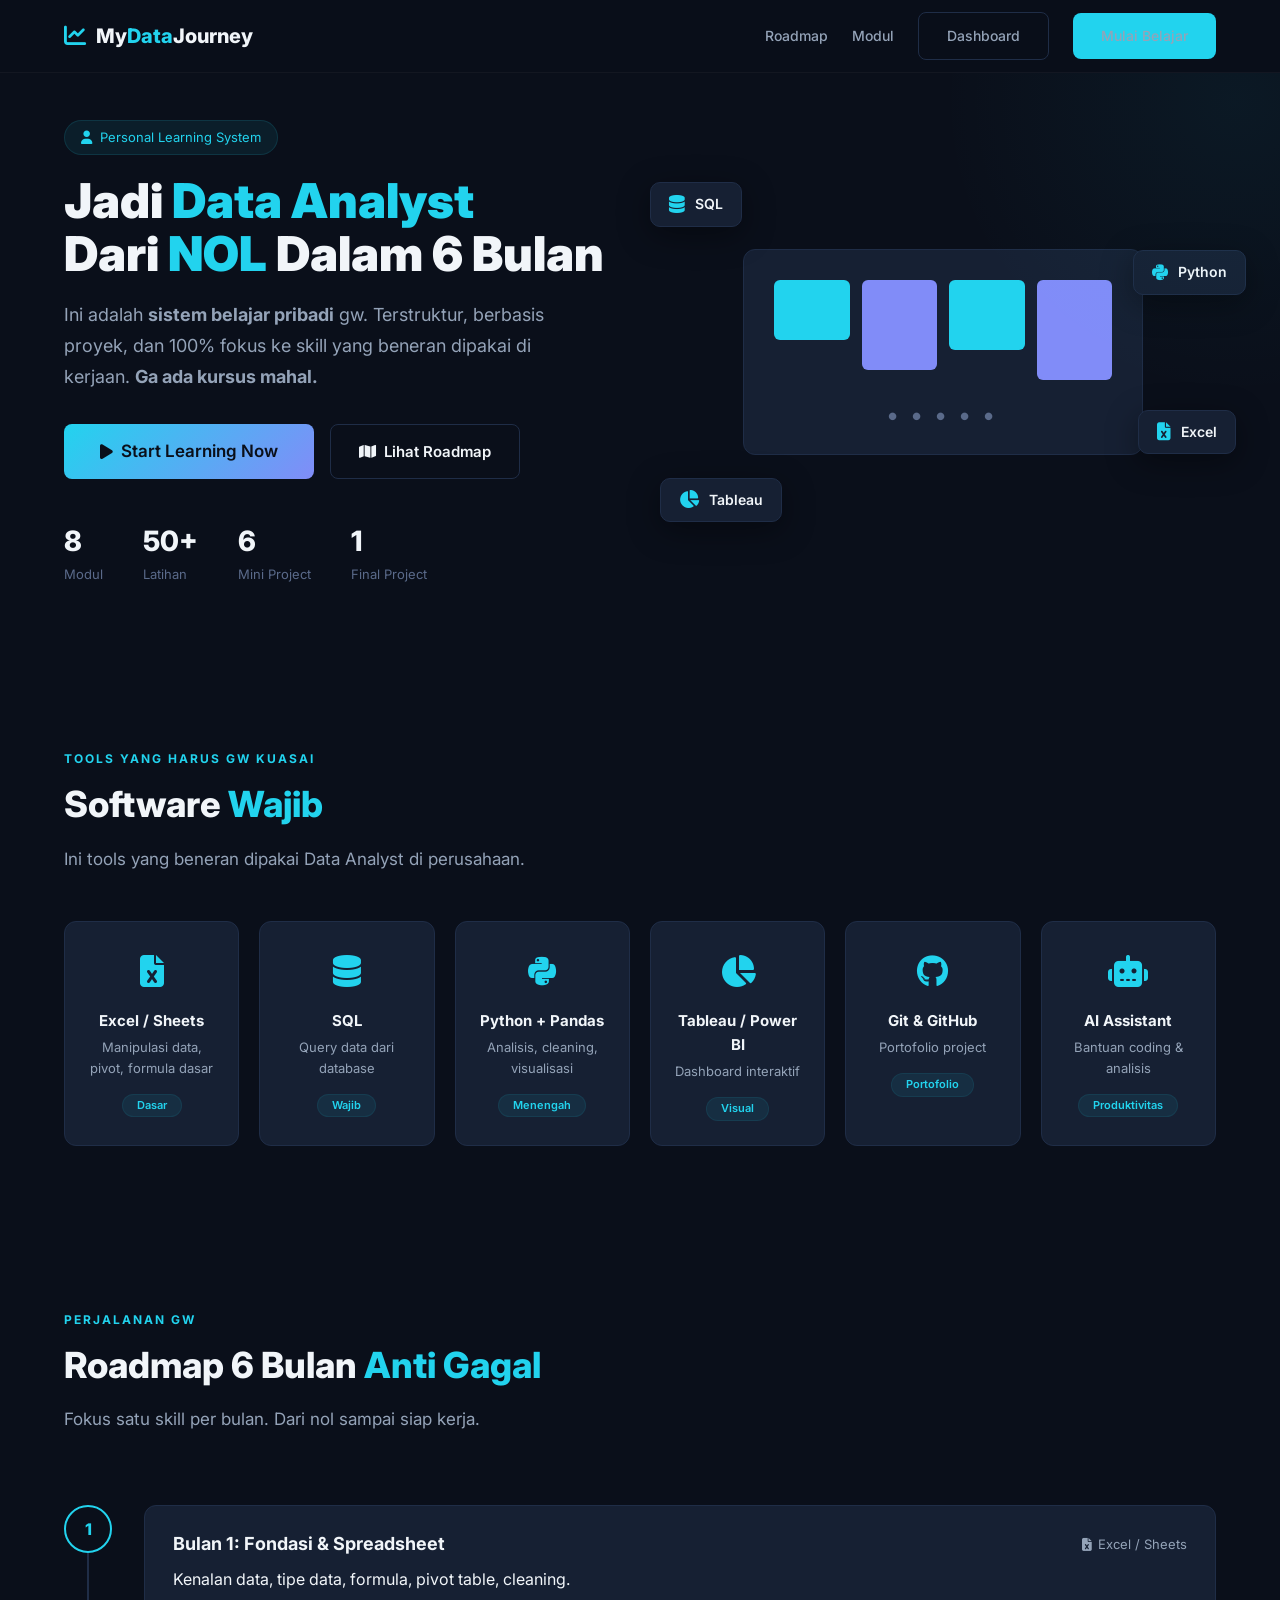
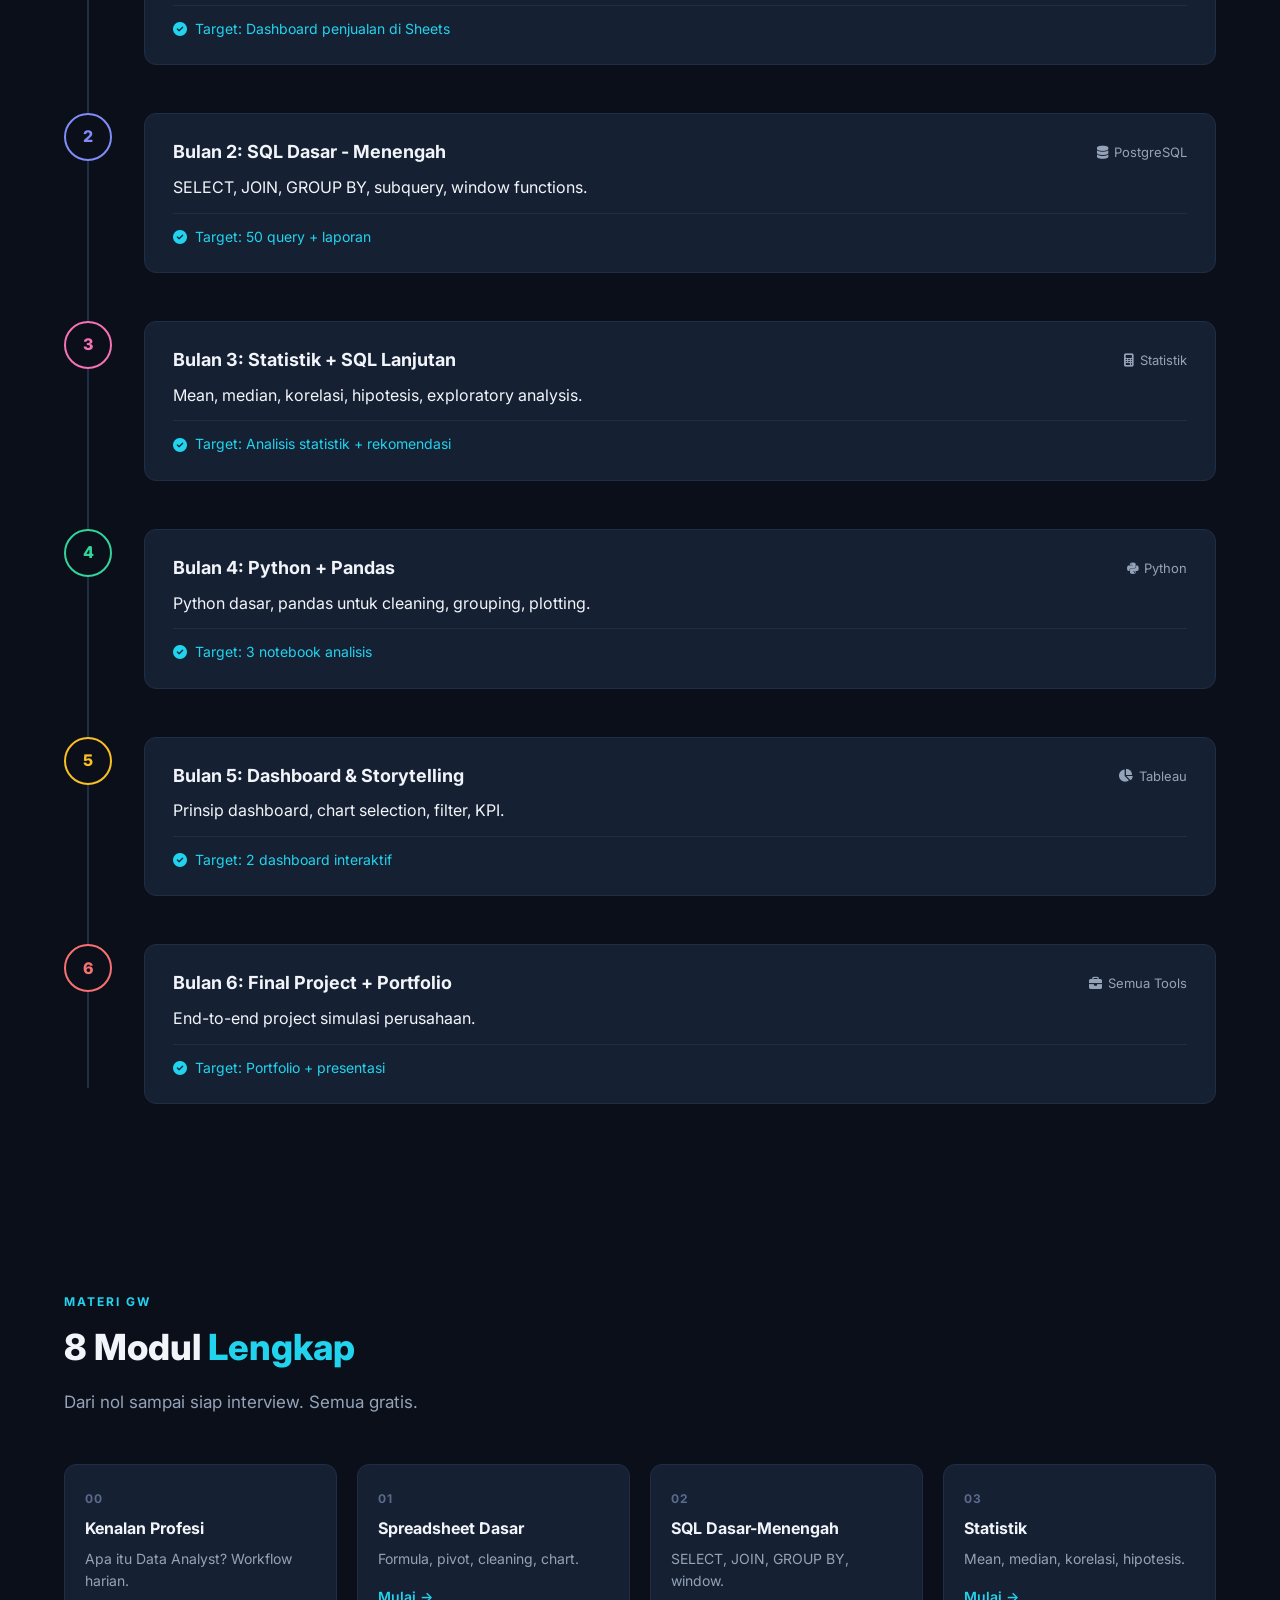
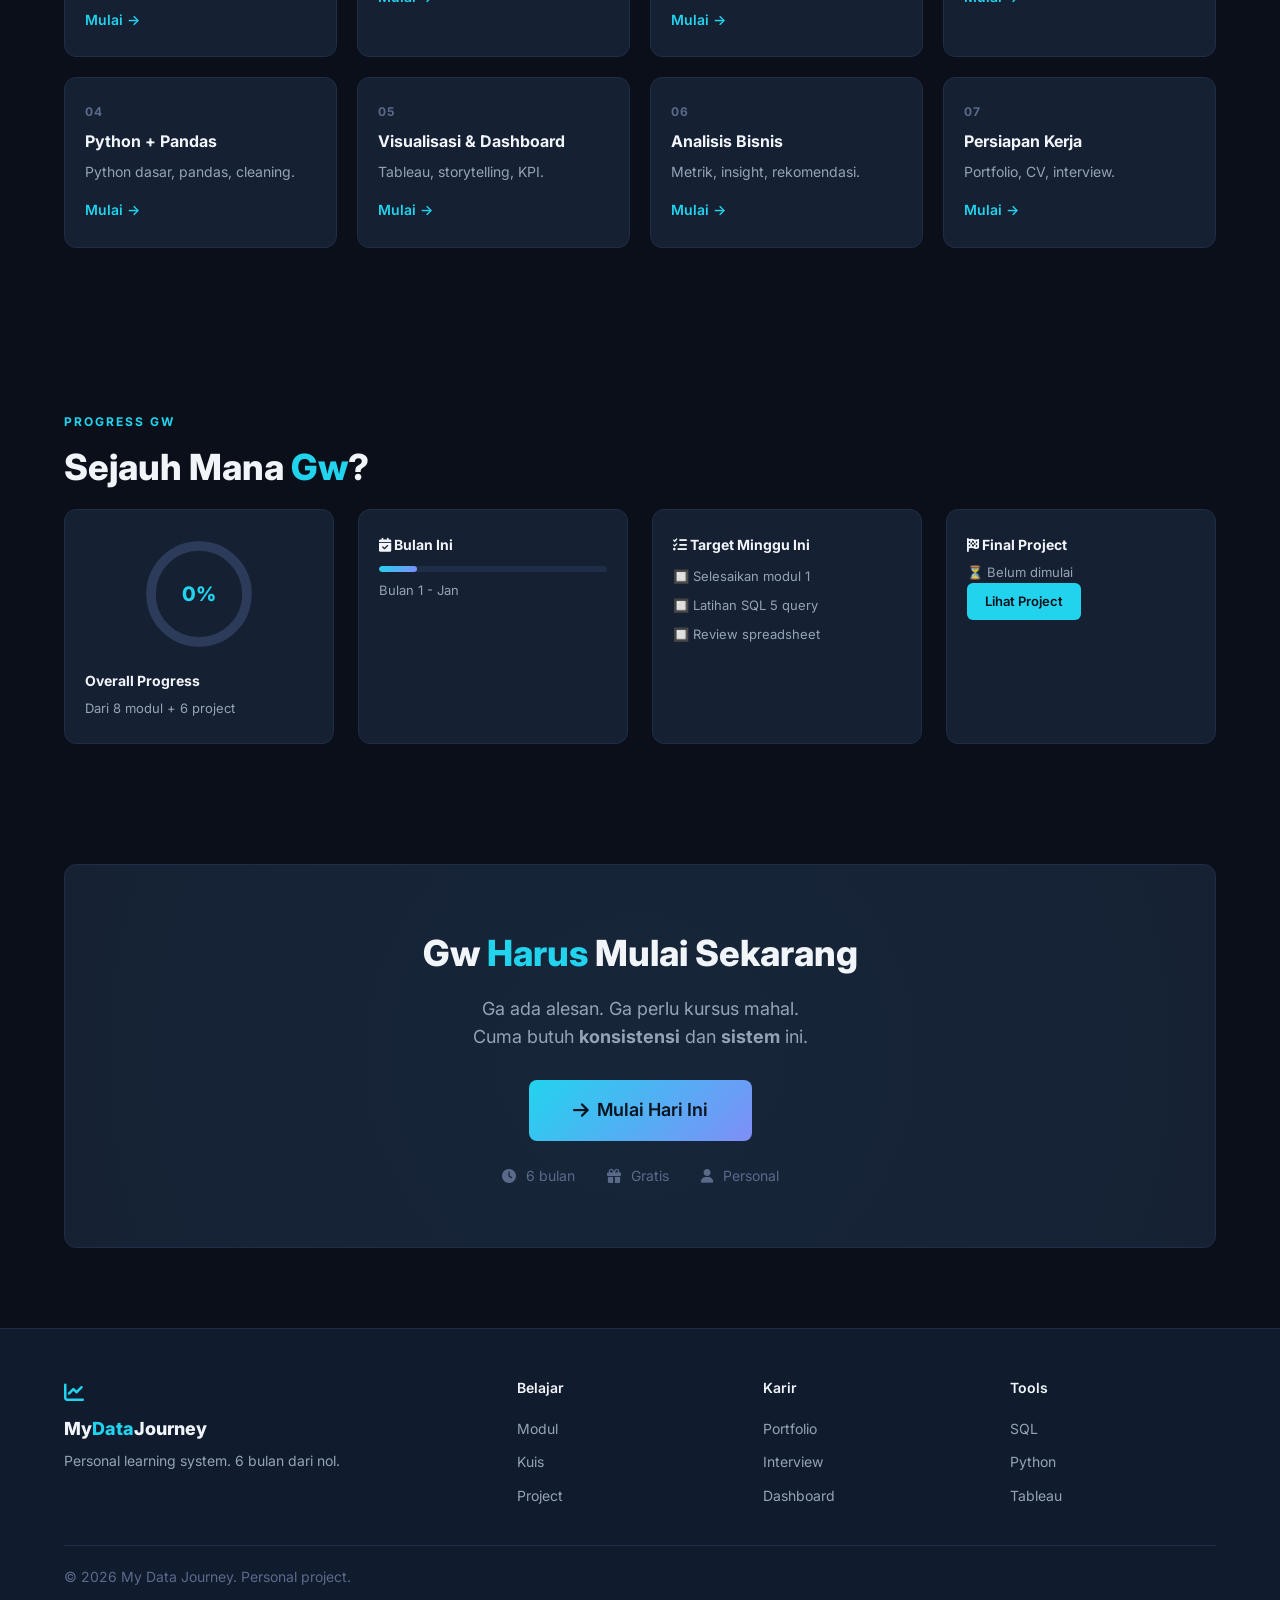
<file: index.html>
<!DOCTYPE html>
<html lang="id">
<head>
    <meta charset="UTF-8" />
    <meta name="viewport" content="width=device-width, initial-scale=1.0" />
    <title>My Data Analyst Journey</title>
    
    <link rel="preconnect" href="https://fonts.googleapis.com" />
    <link rel="preconnect" href="https://fonts.gstatic.com" crossorigin />
    <link href="https://fonts.googleapis.com/css2?family=Inter:wght@400;500;600;700;800;900&display=swap" rel="stylesheet" />
    <link rel="stylesheet" href="https://cdnjs.cloudflare.com/ajax/libs/font-awesome/6.5.0/css/all.min.css" />
    
    <link rel="stylesheet" href="style.css" />
</head>
<body>

    <!-- ============================================================
    NAVBAR - Simple, Personal
    ============================================================ -->
    <nav class="navbar">
        <div class="container">
            <div class="nav-brand">
                <span class="brand-icon"><i class="fas fa-chart-line"></i></span>
                <span class="brand-text">My<span class="highlight">Data</span>Journey</span>
            </div>
            <ul class="nav-menu">
                <li><a href="#roadmap">Roadmap</a></li>
                <li><a href="#modules">Modul</a></li>
                <li><a href="pages/dashboard.html" class="btn btn-outline-light">Dashboard</a></li>
                <li><a href="pages/lessons.html" class="btn btn-primary">Mulai Belajar</a></li>
            </ul>
            <div class="hamburger">
                <span></span>
                <span></span>
                <span></span>
            </div>
        </div>
    </nav>

    <!-- ============================================================
    HERO - Personal
    ============================================================ -->
    <header class="hero">
        <div class="container">
            <div class="hero-grid">
                <div class="hero-content">
                    <div class="hero-badge">
                        <i class="fas fa-user"></i> Personal Learning System
                    </div>
                    <h1 class="hero-title">
                        Jadi <span class="highlight">Data Analyst</span><br />
                        Dari <span class="highlight">NOL</span> Dalam 6 Bulan
                    </h1>
                    <p class="hero-desc">
                        Ini adalah <strong>sistem belajar pribadi</strong> gw. 
                        Terstruktur, berbasis proyek, dan 100% fokus ke skill yang 
                        beneran dipakai di kerjaan. <strong>Ga ada kursus mahal.</strong>
                    </p>
                    <div class="hero-cta">
                        <a href="pages/lessons.html" class="btn btn-hero">
                            <i class="fas fa-play"></i> Start Learning Now
                        </a>
                        <a href="#roadmap" class="btn btn-outline-dark">
                            <i class="fas fa-map"></i> Lihat Roadmap
                        </a>
                    </div>
                    <div class="hero-stats">
                        <div class="stat-item">
                            <span class="stat-number">8</span>
                            <span class="stat-label">Modul</span>
                        </div>
                        <div class="stat-item">
                            <span class="stat-number">50+</span>
                            <span class="stat-label">Latihan</span>
                        </div>
                        <div class="stat-item">
                            <span class="stat-number">6</span>
                            <span class="stat-label">Mini Project</span>
                        </div>
                        <div class="stat-item">
                            <span class="stat-number">1</span>
                            <span class="stat-label">Final Project</span>
                        </div>
                    </div>
                </div>
                <div class="hero-visual">
                    <div class="floating-card card-1">
                        <i class="fas fa-database"></i>
                        <span>SQL</span>
                    </div>
                    <div class="floating-card card-2">
                        <i class="fab fa-python"></i>
                        <span>Python</span>
                    </div>
                    <div class="floating-card card-3">
                        <i class="fas fa-chart-pie"></i>
                        <span>Tableau</span>
                    </div>
                    <div class="floating-card card-4">
                        <i class="fas fa-file-excel"></i>
                        <span>Excel</span>
                    </div>
                    <div class="hero-illustration">
                        <div class="illustration-bar"></div>
                        <div class="illustration-bar"></div>
                        <div class="illustration-bar"></div>
                        <div class="illustration-bar"></div>
                        <div class="illustration-dots"></div>
                    </div>
                </div>
            </div>
        </div>
    </header>

    <!-- ============================================================
    TOOLS SECTION
    ============================================================ -->
    <section class="tools" id="tools">
        <div class="container">
            <div class="section-label">Tools yang harus gw kuasai</div>
            <h2 class="section-title">Software <span class="highlight">Wajib</span></h2>
            <p class="section-desc">Ini tools yang beneran dipakai Data Analyst di perusahaan.</p>
            <div class="tools-grid">
                <div class="tool-card">
                    <div class="tool-icon"><i class="fas fa-file-excel"></i></div>
                    <h4>Excel / Sheets</h4>
                    <p>Manipulasi data, pivot, formula dasar</p>
                    <span class="tool-badge">Dasar</span>
                </div>
                <div class="tool-card">
                    <div class="tool-icon"><i class="fas fa-database"></i></div>
                    <h4>SQL</h4>
                    <p>Query data dari database</p>
                    <span class="tool-badge">Wajib</span>
                </div>
                <div class="tool-card">
                    <div class="tool-icon"><i class="fab fa-python"></i></div>
                    <h4>Python + Pandas</h4>
                    <p>Analisis, cleaning, visualisasi</p>
                    <span class="tool-badge">Menengah</span>
                </div>
                <div class="tool-card">
                    <div class="tool-icon"><i class="fas fa-chart-pie"></i></div>
                    <h4>Tableau / Power BI</h4>
                    <p>Dashboard interaktif</p>
                    <span class="tool-badge">Visual</span>
                </div>
                <div class="tool-card">
                    <div class="tool-icon"><i class="fab fa-github"></i></div>
                    <h4>Git & GitHub</h4>
                    <p>Portofolio project</p>
                    <span class="tool-badge">Portofolio</span>
                </div>
                <div class="tool-card">
                    <div class="tool-icon"><i class="fas fa-robot"></i></div>
                    <h4>AI Assistant</h4>
                    <p>Bantuan coding & analisis</p>
                    <span class="tool-badge">Produktivitas</span>
                </div>
            </div>
        </div>
    </section>

    <!-- ============================================================
    ROADMAP 6 BULAN
    ============================================================ -->
    <section class="roadmap" id="roadmap">
        <div class="container">
            <div class="section-label">Perjalanan gw</div>
            <h2 class="section-title">Roadmap 6 Bulan <span class="highlight">Anti Gagal</span></h2>
            <p class="section-desc">Fokus satu skill per bulan. Dari nol sampai siap kerja.</p>
            
            <div class="timeline">
                <div class="timeline-item">
                    <div class="timeline-marker month-1">
                        <span class="month-number">1</span>
                    </div>
                    <div class="timeline-content">
                        <div class="timeline-header">
                            <h3>Bulan 1: Fondasi & Spreadsheet</h3>
                            <span class="timeline-tools"><i class="fas fa-file-excel"></i> Excel / Sheets</span>
                        </div>
                        <p>Kenalan data, tipe data, formula, pivot table, cleaning.</p>
                        <div class="timeline-output">
                            <i class="fas fa-check-circle"></i> Target: Dashboard penjualan di Sheets
                        </div>
                    </div>
                </div>

                <div class="timeline-item">
                    <div class="timeline-marker month-2">
                        <span class="month-number">2</span>
                    </div>
                    <div class="timeline-content">
                        <div class="timeline-header">
                            <h3>Bulan 2: SQL Dasar - Menengah</h3>
                            <span class="timeline-tools"><i class="fas fa-database"></i> PostgreSQL</span>
                        </div>
                        <p>SELECT, JOIN, GROUP BY, subquery, window functions.</p>
                        <div class="timeline-output">
                            <i class="fas fa-check-circle"></i> Target: 50 query + laporan
                        </div>
                    </div>
                </div>

                <div class="timeline-item">
                    <div class="timeline-marker month-3">
                        <span class="month-number">3</span>
                    </div>
                    <div class="timeline-content">
                        <div class="timeline-header">
                            <h3>Bulan 3: Statistik + SQL Lanjutan</h3>
                            <span class="timeline-tools"><i class="fas fa-calculator"></i> Statistik</span>
                        </div>
                        <p>Mean, median, korelasi, hipotesis, exploratory analysis.</p>
                        <div class="timeline-output">
                            <i class="fas fa-check-circle"></i> Target: Analisis statistik + rekomendasi
                        </div>
                    </div>
                </div>

                <div class="timeline-item">
                    <div class="timeline-marker month-4">
                        <span class="month-number">4</span>
                    </div>
                    <div class="timeline-content">
                        <div class="timeline-header">
                            <h3>Bulan 4: Python + Pandas</h3>
                            <span class="timeline-tools"><i class="fab fa-python"></i> Python</span>
                        </div>
                        <p>Python dasar, pandas untuk cleaning, grouping, plotting.</p>
                        <div class="timeline-output">
                            <i class="fas fa-check-circle"></i> Target: 3 notebook analisis
                        </div>
                    </div>
                </div>

                <div class="timeline-item">
                    <div class="timeline-marker month-5">
                        <span class="month-number">5</span>
                    </div>
                    <div class="timeline-content">
                        <div class="timeline-header">
                            <h3>Bulan 5: Dashboard & Storytelling</h3>
                            <span class="timeline-tools"><i class="fas fa-chart-pie"></i> Tableau</span>
                        </div>
                        <p>Prinsip dashboard, chart selection, filter, KPI.</p>
                        <div class="timeline-output">
                            <i class="fas fa-check-circle"></i> Target: 2 dashboard interaktif
                        </div>
                    </div>
                </div>

                <div class="timeline-item">
                    <div class="timeline-marker month-6">
                        <span class="month-number">6</span>
                    </div>
                    <div class="timeline-content">
                        <div class="timeline-header">
                            <h3>Bulan 6: Final Project + Portfolio</h3>
                            <span class="timeline-tools"><i class="fas fa-briefcase"></i> Semua Tools</span>
                        </div>
                        <p>End-to-end project simulasi perusahaan.</p>
                        <div class="timeline-output">
                            <i class="fas fa-check-circle"></i> Target: Portfolio + presentasi
                        </div>
                    </div>
                </div>
            </div>
        </div>
    </section>

    <!-- ============================================================
    MODULES
    ============================================================ -->
    <section class="modules" id="modules">
        <div class="container">
            <div class="section-label">Materi gw</div>
            <h2 class="section-title">8 Modul <span class="highlight">Lengkap</span></h2>
            <p class="section-desc">Dari nol sampai siap interview. Semua gratis.</p>
            
            <div class="modules-grid">
                <div class="module-card">
                    <div class="module-number">00</div>
                    <h4>Kenalan Profesi</h4>
                    <p>Apa itu Data Analyst? Workflow harian.</p>
                    <a href="pages/lessons.html?module=0" class="module-link">Mulai →</a>
                </div>
                <div class="module-card">
                    <div class="module-number">01</div>
                    <h4>Spreadsheet Dasar</h4>
                    <p>Formula, pivot, cleaning, chart.</p>
                    <a href="pages/lessons.html?module=1" class="module-link">Mulai →</a>
                </div>
                <div class="module-card">
                    <div class="module-number">02</div>
                    <h4>SQL Dasar-Menengah</h4>
                    <p>SELECT, JOIN, GROUP BY, window.</p>
                    <a href="pages/lessons.html?module=2" class="module-link">Mulai →</a>
                </div>
                <div class="module-card">
                    <div class="module-number">03</div>
                    <h4>Statistik</h4>
                    <p>Mean, median, korelasi, hipotesis.</p>
                    <a href="pages/lessons.html?module=3" class="module-link">Mulai →</a>
                </div>
                <div class="module-card">
                    <div class="module-number">04</div>
                    <h4>Python + Pandas</h4>
                    <p>Python dasar, pandas, cleaning.</p>
                    <a href="pages/lessons.html?module=4" class="module-link">Mulai →</a>
                </div>
                <div class="module-card">
                    <div class="module-number">05</div>
                    <h4>Visualisasi & Dashboard</h4>
                    <p>Tableau, storytelling, KPI.</p>
                    <a href="pages/lessons.html?module=5" class="module-link">Mulai →</a>
                </div>
                <div class="module-card">
                    <div class="module-number">06</div>
                    <h4>Analisis Bisnis</h4>
                    <p>Metrik, insight, rekomendasi.</p>
                    <a href="pages/lessons.html?module=6" class="module-link">Mulai →</a>
                </div>
                <div class="module-card">
                    <div class="module-number">07</div>
                    <h4>Persiapan Kerja</h4>
                    <p>Portfolio, CV, interview.</p>
                    <a href="pages/lessons.html?module=7" class="module-link">Mulai →</a>
                </div>
            </div>
        </div>
    </section>

    <!-- ============================================================
    PROGRESS TRACKER - Personal Dashboard Preview
    ============================================================ -->
    <section class="progress-preview">
        <div class="container">
            <div class="section-label">Progress gw</div>
            <h2 class="section-title">Sejauh Mana <span class="highlight">Gw</span>?</h2>
            
            <div class="progress-grid">
                <div class="progress-card">
                    <div class="progress-circle">
                        <svg viewBox="0 0 100 100">
                            <circle cx="50" cy="50" r="40" stroke="#2d3b5a" stroke-width="8" fill="none"/>
                            <circle cx="50" cy="50" r="40" stroke="#22d3ee" stroke-width="8" fill="none"
                                    stroke-dasharray="251.2" stroke-dashoffset="251.2"
                                    id="progressCircle"/>
                        </svg>
                        <span class="progress-percent" id="progressPercent">0%</span>
                    </div>
                    <h4>Overall Progress</h4>
                    <p>Dari 8 modul + 6 project</p>
                </div>
                <div class="progress-card">
                    <h4><i class="fas fa-calendar-check"></i> Bulan Ini</h4>
                    <div class="progress-bar-track">
                        <div class="progress-bar-fill" style="width: 0%;" id="monthProgress"></div>
                    </div>
                    <p id="monthText">Belum mulai</p>
                </div>
                <div class="progress-card">
                    <h4><i class="fas fa-tasks"></i> Target Minggu Ini</h4>
                    <ul id="weeklyTargets">
                        <li>🔲 Belum ada target</li>
                    </ul>
                </div>
                <div class="progress-card">
                    <h4><i class="fas fa-flag-checkered"></i> Final Project</h4>
                    <p id="finalProjectStatus">Belum dimulai</p>
                    <a href="pages/projects.html" class="btn btn-small">Lihat Project</a>
                </div>
            </div>
        </div>
    </section>

    <!-- ============================================================
    FINAL CTA
    ============================================================ -->
    <section class="final-cta">
        <div class="container">
            <div class="cta-box">
                <h2>Gw <span class="highlight">Harus</span> Mulai Sekarang</h2>
                <p>Ga ada alesan. Ga perlu kursus mahal.<br />Cuma butuh <strong>konsistensi</strong> dan <strong>sistem</strong> ini.</p>
                <a href="pages/lessons.html" class="btn btn-cta">
                    <i class="fas fa-arrow-right"></i> Mulai Hari Ini
                </a>
                <div class="cta-footer">
                    <span><i class="fas fa-clock"></i> 6 bulan</span>
                    <span><i class="fas fa-gift"></i> Gratis</span>
                    <span><i class="fas fa-user"></i> Personal</span>
                </div>
            </div>
        </div>
    </section>

    <!-- ============================================================
    FOOTER
    ============================================================ -->
    <footer class="footer">
        <div class="container">
            <div class="footer-grid">
                <div class="footer-brand">
                    <span class="brand-icon"><i class="fas fa-chart-line"></i></span>
                    <span>My<span class="highlight">Data</span>Journey</span>
                    <p>Personal learning system. 6 bulan dari nol.</p>
                </div>
                <div class="footer-links">
                    <h4>Belajar</h4>
                    <ul>
                        <li><a href="pages/lessons.html">Modul</a></li>
                        <li><a href="pages/quiz.html">Kuis</a></li>
                        <li><a href="pages/projects.html">Project</a></li>
                    </ul>
                </div>
                <div class="footer-links">
                    <h4>Karir</h4>
                    <ul>
                        <li><a href="pages/portfolio.html">Portfolio</a></li>
                        <li><a href="pages/interview.html">Interview</a></li>
                        <li><a href="pages/dashboard.html">Dashboard</a></li>
                    </ul>
                </div>
                <div class="footer-links">
                    <h4>Tools</h4>
                    <ul>
                        <li><a href="#">SQL</a></li>
                        <li><a href="#">Python</a></li>
                        <li><a href="#">Tableau</a></li>
                    </ul>
                </div>
            </div>
            <div class="footer-bottom">
                <p>&copy; 2026 My Data Journey. Personal project.</p>
            </div>
        </div>
    </footer>

    <script src="app.js"></script>
</body>
</html>
</file>
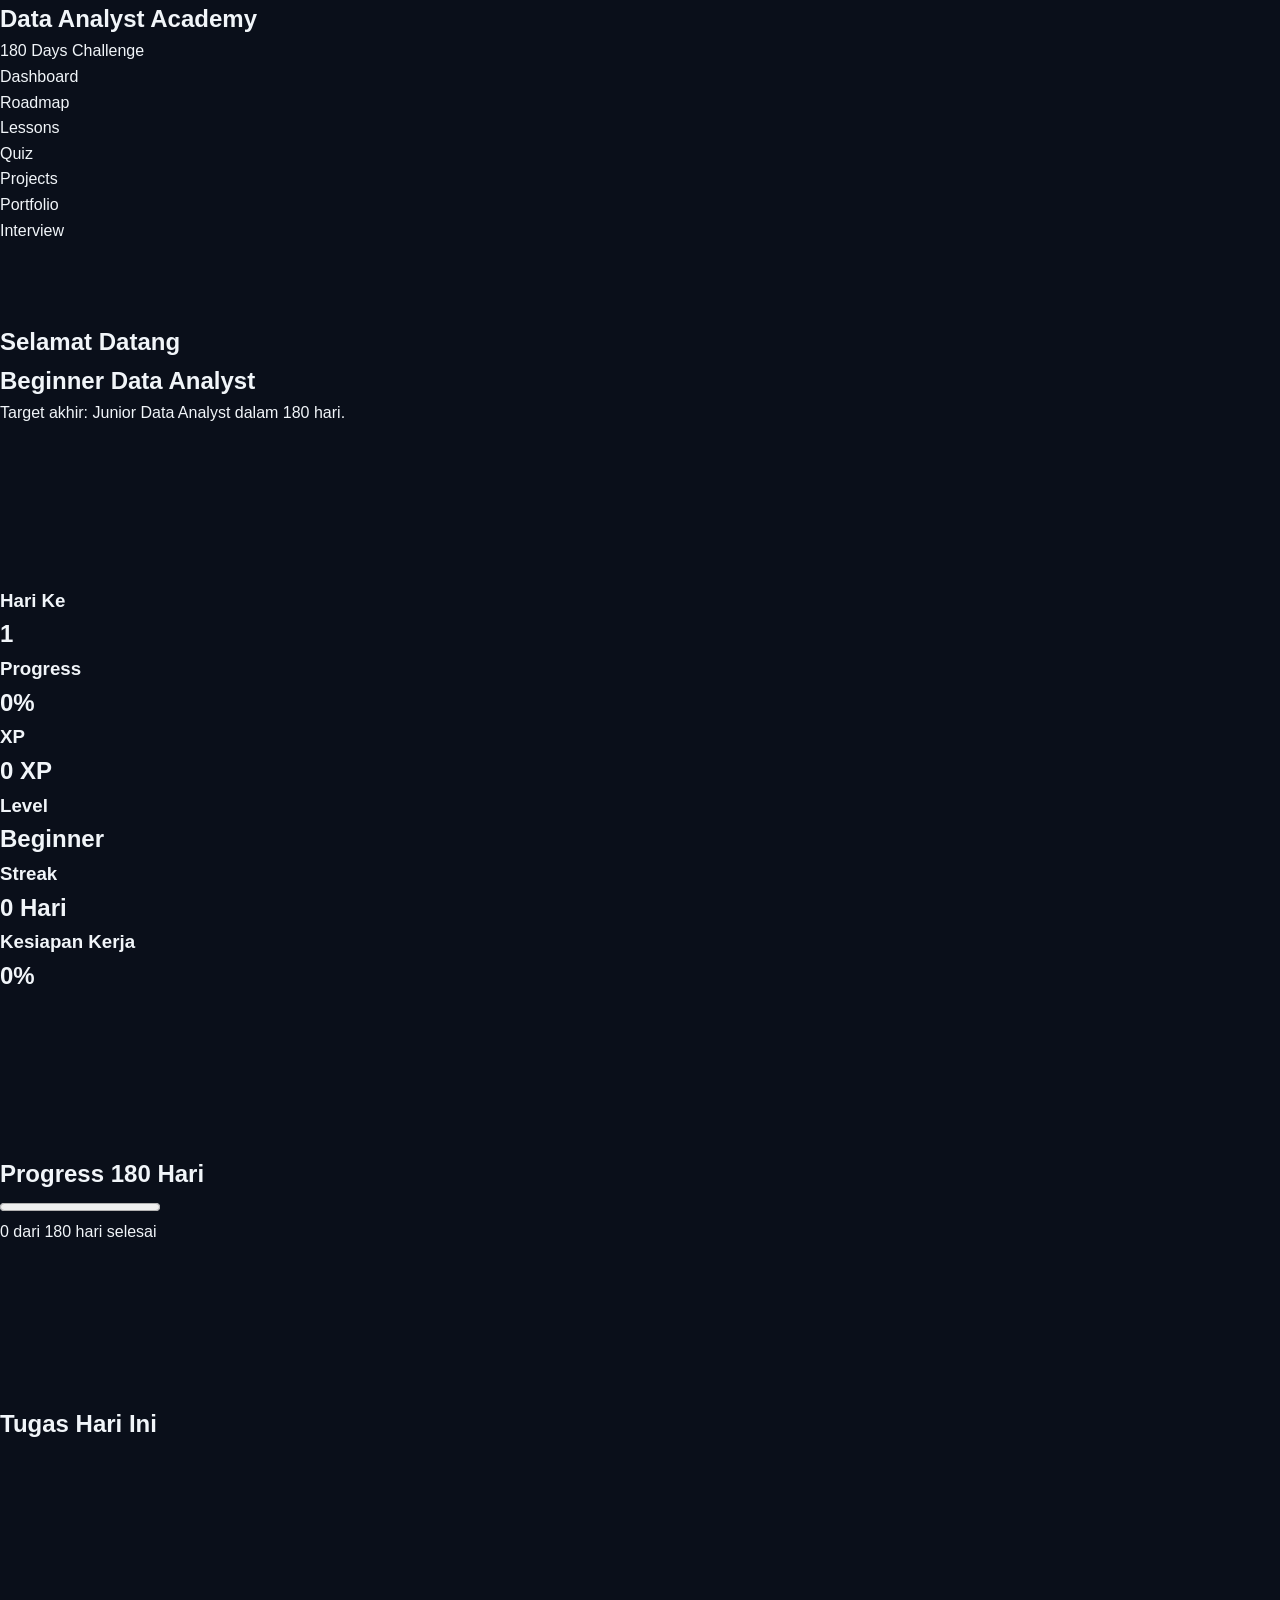
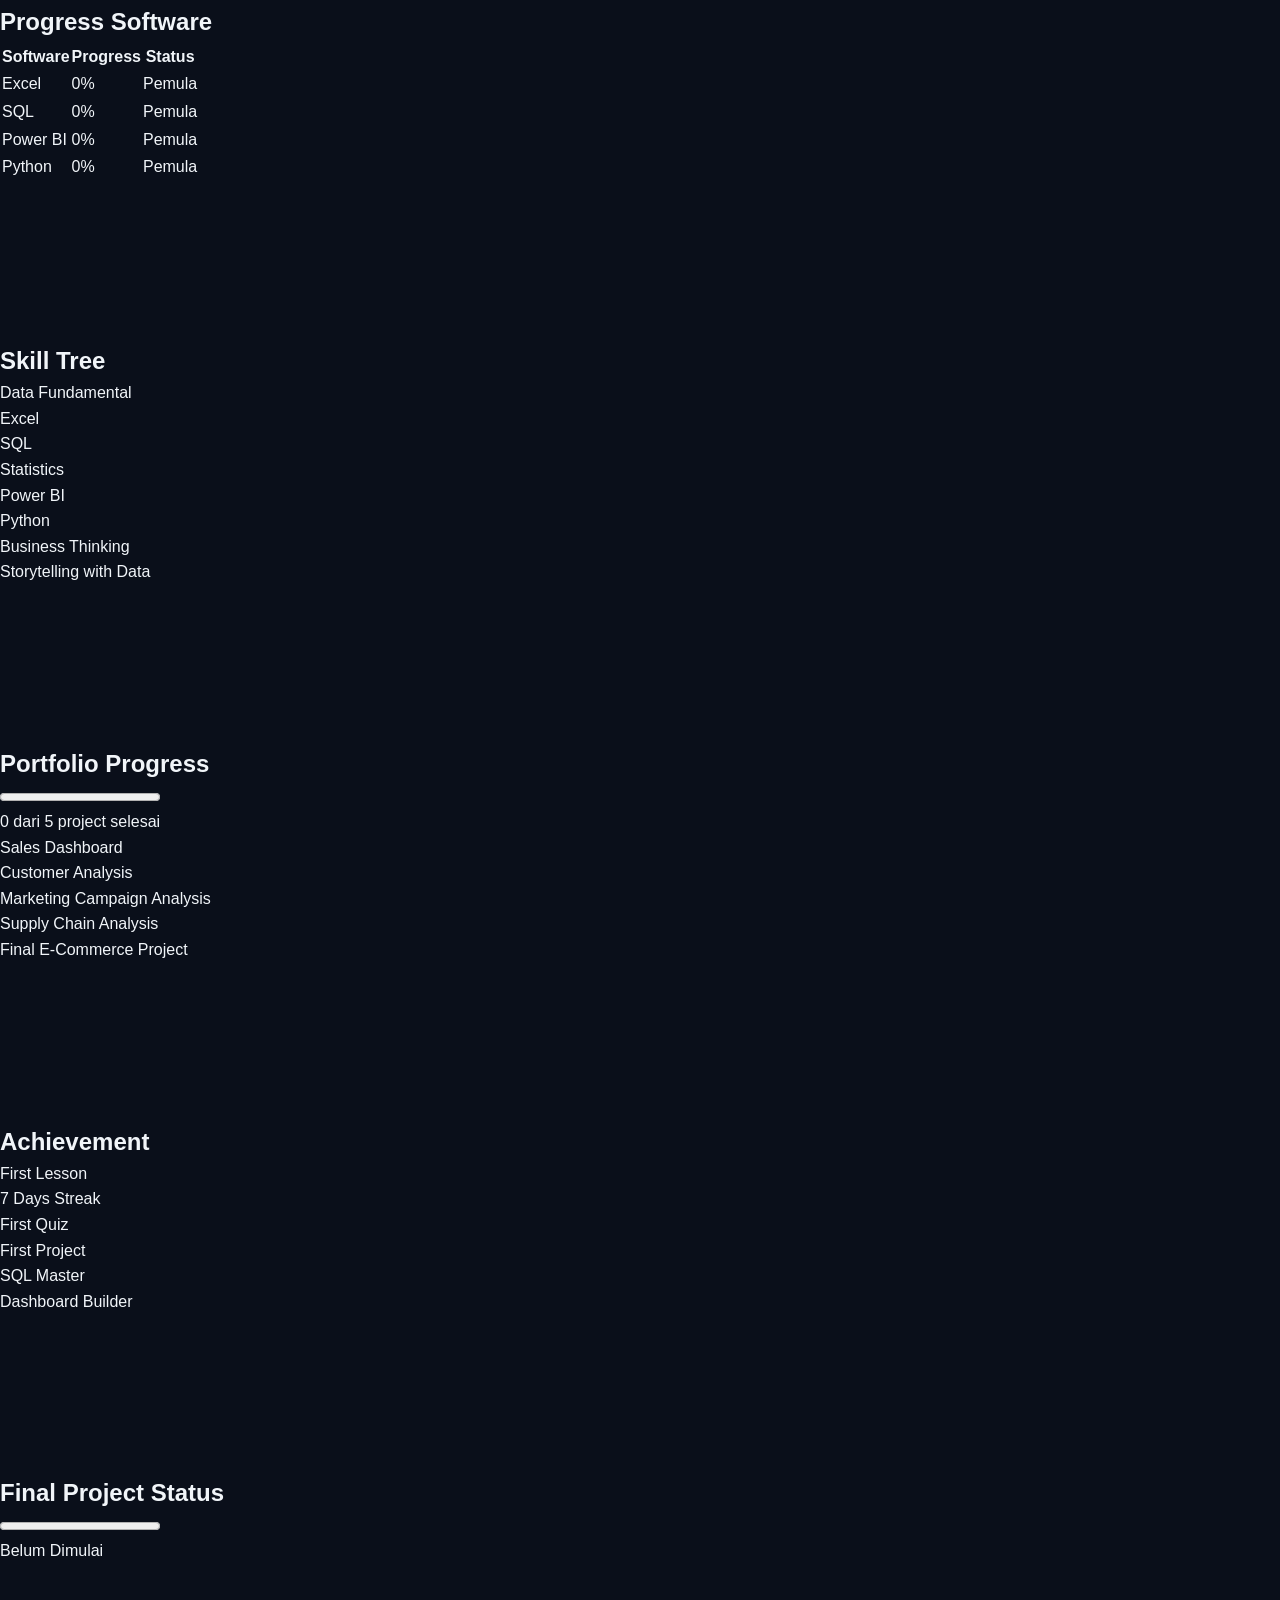
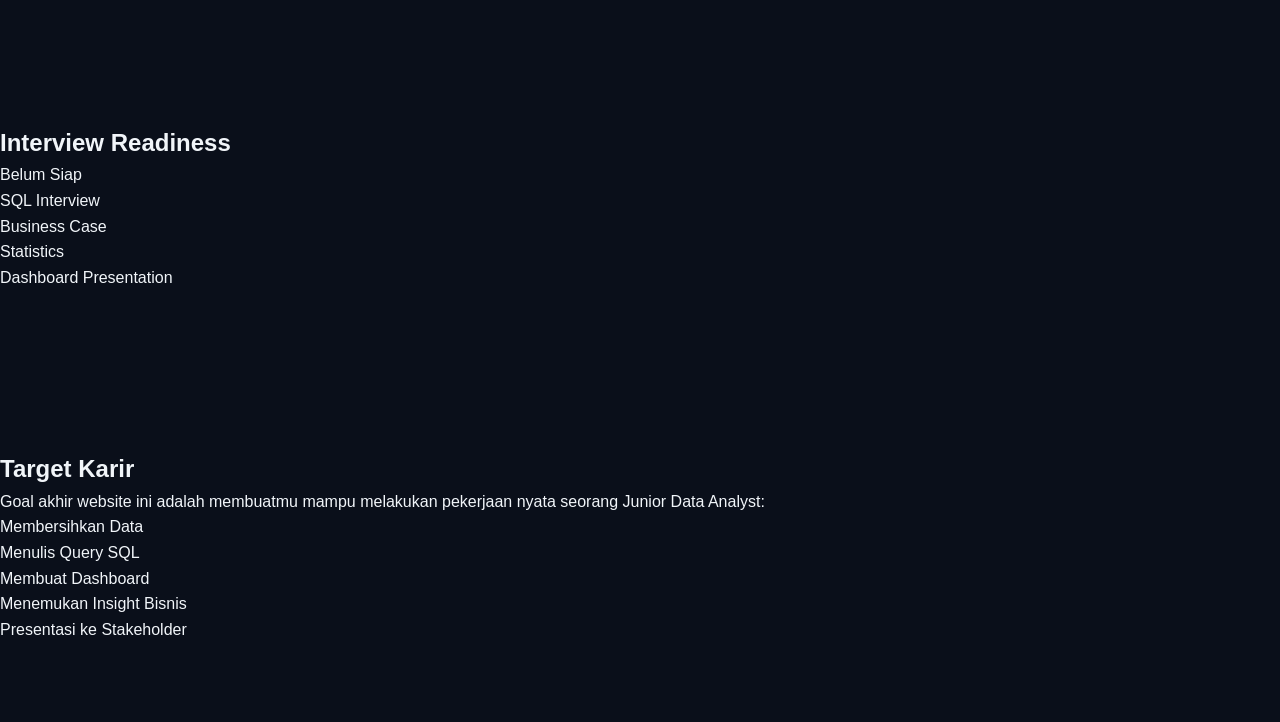
<file: pages/dashboard.html>
<!DOCTYPE html>
<html lang="id">

<head>

    <meta charset="UTF-8">

    <meta
        name="viewport"
        content="width=device-width, initial-scale=1.0">

    <title>
        Dashboard | Data Analyst Academy
    </title>

    <link
        rel="stylesheet"
        href="../style.css">

</head>

<body>

    <!-- ========================= -->
    <!-- SIDEBAR -->
    <!-- ========================= -->

    <aside class="sidebar">

        <div class="logo">

            <h1>
                Data Analyst Academy
            </h1>

            <p>
                180 Days Challenge
            </p>

        </div>

        <nav>

            <ul>

                <li class="active">
                    Dashboard
                </li>

                <li>
                    Roadmap
                </li>

                <li>
                    Lessons
                </li>

                <li>
                    Quiz
                </li>

                <li>
                    Projects
                </li>

                <li>
                    Portfolio
                </li>

                <li>
                    Interview
                </li>

            </ul>

        </nav>

    </aside>

    <!-- ========================= -->
    <!-- MAIN CONTENT -->
    <!-- ========================= -->

    <main class="main-content">

        <!-- ========================= -->
        <!-- HERO -->
        <!-- ========================= -->

        <section class="hero-section">

            <h1>
                Selamat Datang
            </h1>

            <h2 id="heroTitle">
                Beginner Data Analyst
            </h2>

            <p>
                Target akhir:
                Junior Data Analyst
                dalam 180 hari.
            </p>

        </section>

        <!-- ========================= -->
        <!-- STATS -->
        <!-- ========================= -->

        <section class="overview-cards">

            <div class="card">

                <h3>
                    Hari Ke
                </h3>

                <h1 id="currentDay">
                    1
                </h1>

            </div>

            <div class="card">

                <h3>
                    Progress
                </h3>

                <h1 id="progressPercent">
                    0%
                </h1>

            </div>

            <div class="card">

                <h3>
                    XP
                </h3>

                <h1 id="xp">
                    0 XP
                </h1>

            </div>

            <div class="card">

                <h3>
                    Level
                </h3>

                <h1 id="level">
                    Beginner
                </h1>

            </div>

            <div class="card">

                <h3>
                    Streak
                </h3>

                <h1 id="streak">
                    0 Hari
                </h1>

            </div>

            <div class="card">

                <h3>
                    Kesiapan Kerja
                </h3>

                <h1 id="jobReadiness">
                    0%
                </h1>

            </div>

        </section>

        <!-- ========================= -->
        <!-- MAIN PROGRESS -->
        <!-- ========================= -->

        <section>

            <h2>
                Progress 180 Hari
            </h2>

            <progress
                id="mainProgress"
                value="0"
                max="180">
            </progress>

            <p id="progressText">
                0 dari 180 hari selesai
            </p>

        </section>

        <!-- ========================= -->
        <!-- TODAY TASK -->
        <!-- ========================= -->

        <section class="today-task">

            <h2>
                Tugas Hari Ini
            </h2>

            <ul id="dailyTaskList">

            </ul>

        </section>

        <!-- ========================= -->
        <!-- SOFTWARE PROGRESS -->
        <!-- ========================= -->

        <section>

            <h2>
                Progress Software
            </h2>

            <table>

                <tr>
                    <th>Software</th>
                    <th>Progress</th>
                    <th>Status</th>
                </tr>

                <tr>
                    <td>Excel</td>
                    <td id="excelProgress">0%</td>
                    <td>Pemula</td>
                </tr>

                <tr>
                    <td>SQL</td>
                    <td id="sqlProgress">0%</td>
                    <td>Pemula</td>
                </tr>

                <tr>
                    <td>Power BI</td>
                    <td id="powerbiProgress">0%</td>
                    <td>Pemula</td>
                </tr>

                <tr>
                    <td>Python</td>
                    <td id="pythonProgress">0%</td>
                    <td>Pemula</td>
                </tr>

            </table>

        </section>

        <!-- ========================= -->
        <!-- SKILL TREE -->
        <!-- ========================= -->

        <section>

            <h2>
                Skill Tree
            </h2>

            <ul class="skill-list">

                <li>
                    Data Fundamental
                </li>

                <li>
                    Excel
                </li>

                <li>
                    SQL
                </li>

                <li>
                    Statistics
                </li>

                <li>
                    Power BI
                </li>

                <li>
                    Python
                </li>

                <li>
                    Business Thinking
                </li>

                <li>
                    Storytelling with Data
                </li>

            </ul>

        </section>

        <!-- ========================= -->
        <!-- PORTFOLIO -->
        <!-- ========================= -->

        <section>

            <h2>
                Portfolio Progress
            </h2>

            <progress
                id="portfolioProgress"
                value="0"
                max="5">
            </progress>

            <p>
                0 dari 5 project selesai
            </p>

            <ul>

                <li>
                    Sales Dashboard
                </li>

                <li>
                    Customer Analysis
                </li>

                <li>
                    Marketing Campaign Analysis
                </li>

                <li>
                    Supply Chain Analysis
                </li>

                <li>
                    Final E-Commerce Project
                </li>

            </ul>

        </section>

        <!-- ========================= -->
        <!-- ACHIEVEMENT -->
        <!-- ========================= -->

        <section>

            <h2>
                Achievement
            </h2>

            <div class="achievement-grid">

                <div class="achievement-card">
                    First Lesson
                </div>

                <div class="achievement-card">
                    7 Days Streak
                </div>

                <div class="achievement-card">
                    First Quiz
                </div>

                <div class="achievement-card">
                    First Project
                </div>

                <div class="achievement-card">
                    SQL Master
                </div>

                <div class="achievement-card">
                    Dashboard Builder
                </div>

            </div>

        </section>

        <!-- ========================= -->
        <!-- FINAL PROJECT -->
        <!-- ========================= -->

        <section>

            <h2>
                Final Project Status
            </h2>

            <progress
                value="0"
                max="100">
            </progress>

            <p>
                Belum Dimulai
            </p>

        </section>

        <!-- ========================= -->
        <!-- INTERVIEW -->
        <!-- ========================= -->

        <section>

            <h2>
                Interview Readiness
            </h2>

            <p>
                Belum Siap
            </p>

            <ul>

                <li>
                    SQL Interview
                </li>

                <li>
                    Business Case
                </li>

                <li>
                    Statistics
                </li>

                <li>
                    Dashboard Presentation
                </li>

            </ul>

        </section>

        <!-- ========================= -->
        <!-- MOTIVATION -->
        <!-- ========================= -->

        <section>

            <h2>
                Target Karir
            </h2>

            <p>

                Goal akhir website ini adalah
                membuatmu mampu melakukan
                pekerjaan nyata seorang
                Junior Data Analyst:

            </p>

            <ul>

                <li>
                    Membersihkan Data
                </li>

                <li>
                    Menulis Query SQL
                </li>

                <li>
                    Membuat Dashboard
                </li>

                <li>
                    Menemukan Insight Bisnis
                </li>

                <li>
                    Presentasi ke Stakeholder
                </li>

            </ul>

        </section>

    </main>

    <script src="../app.js"></script>

</body>

</html>
</file>
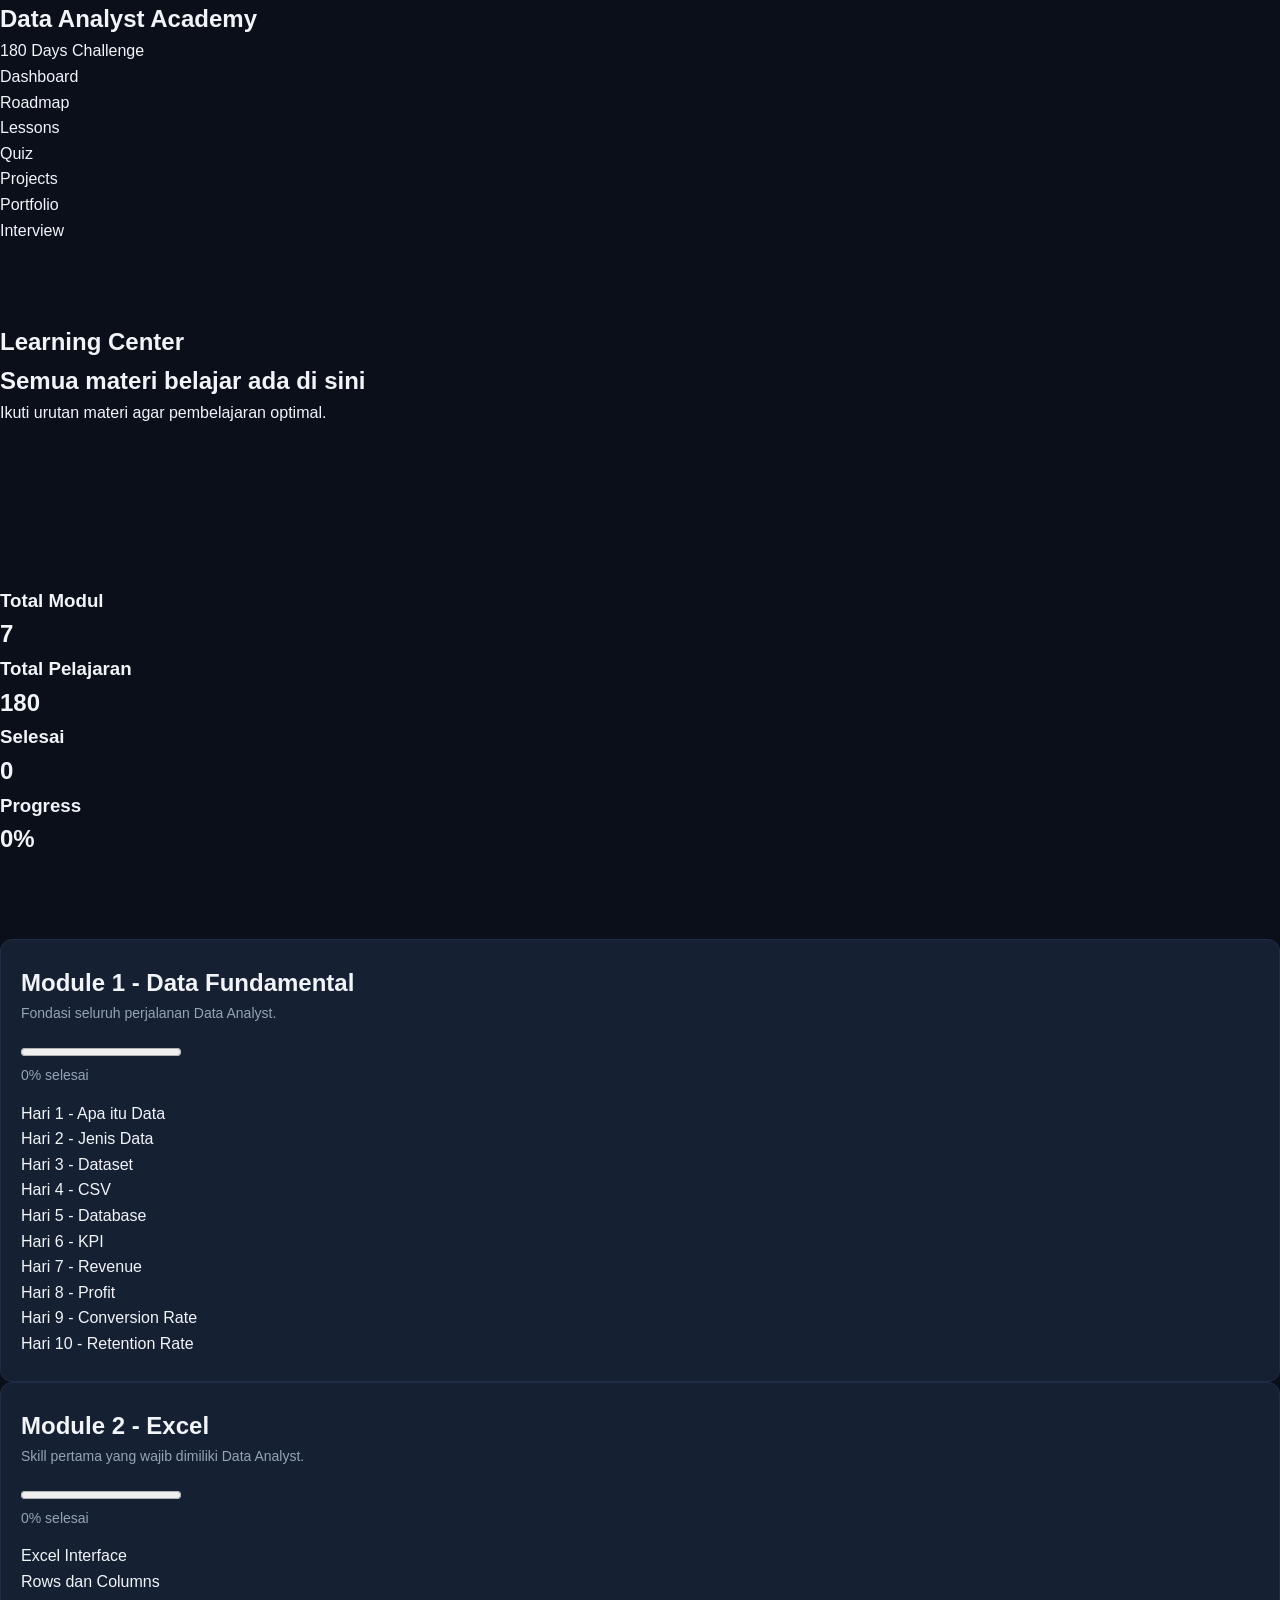
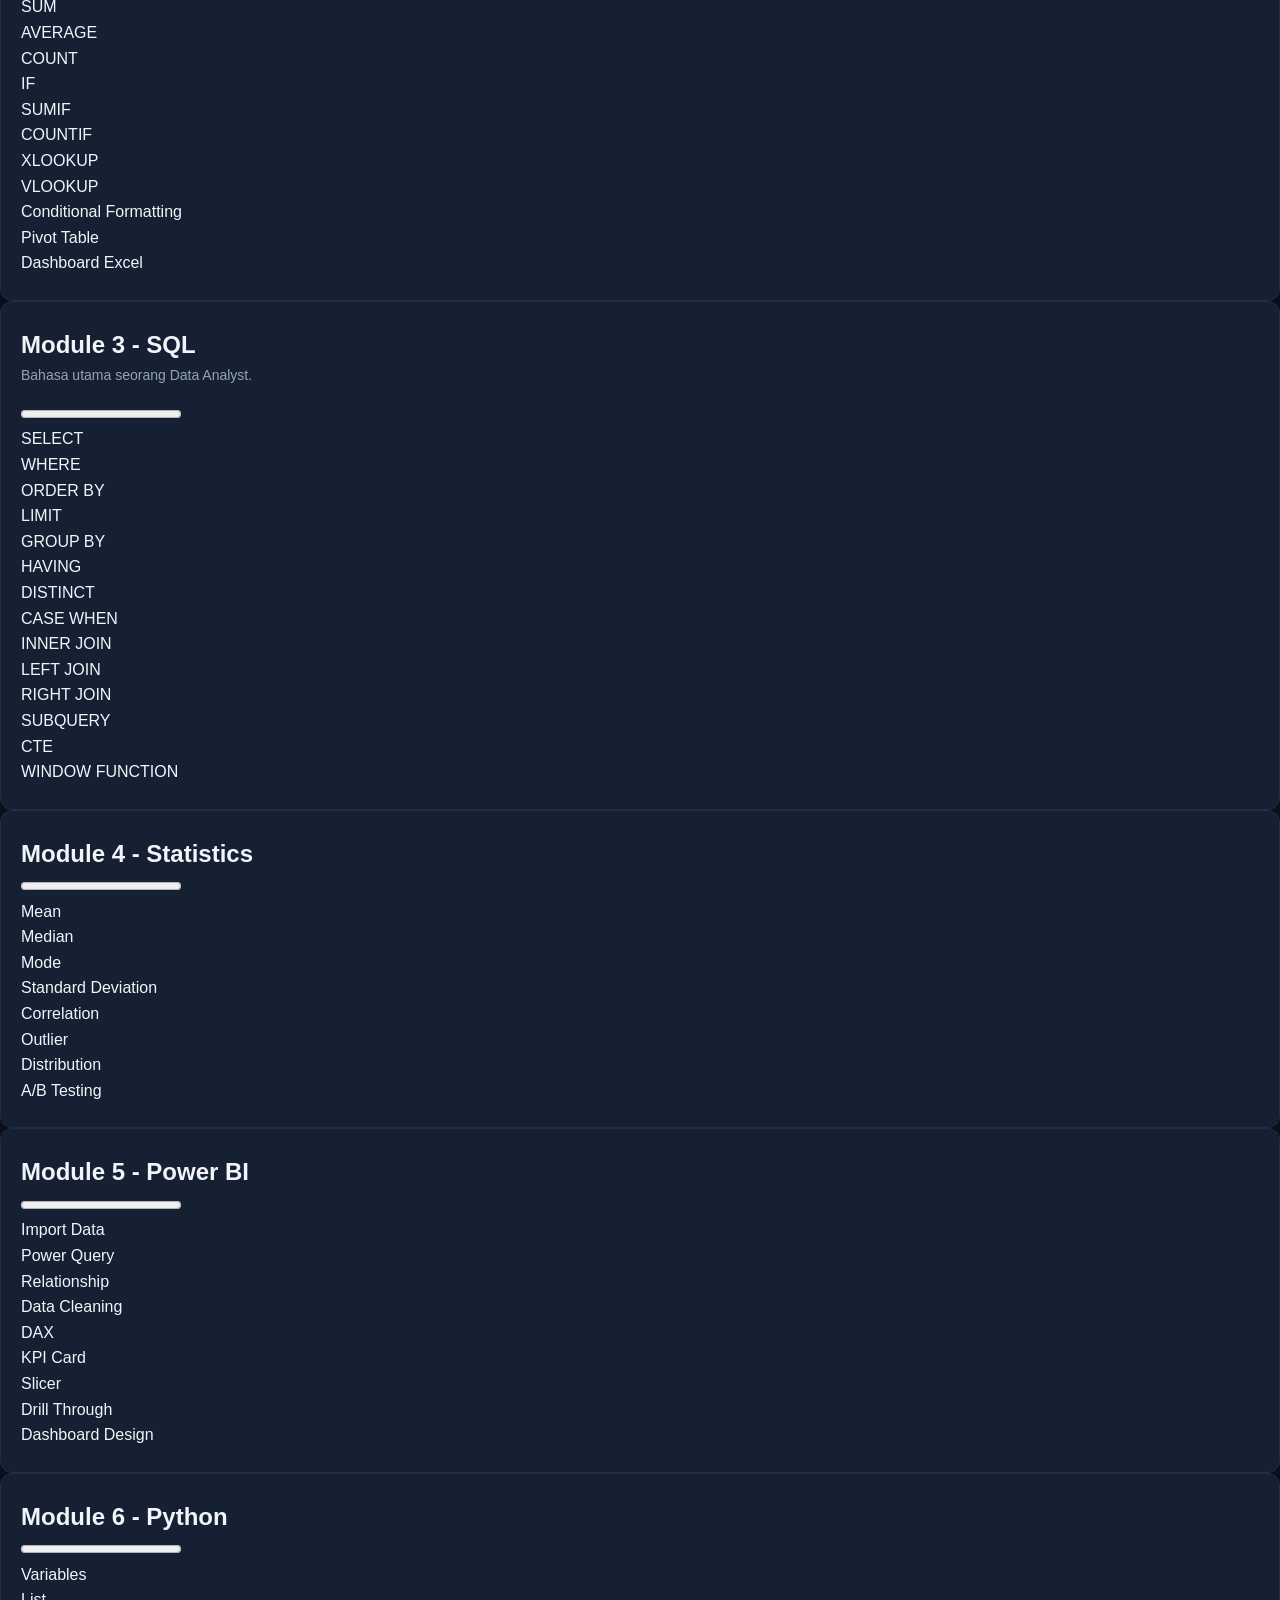
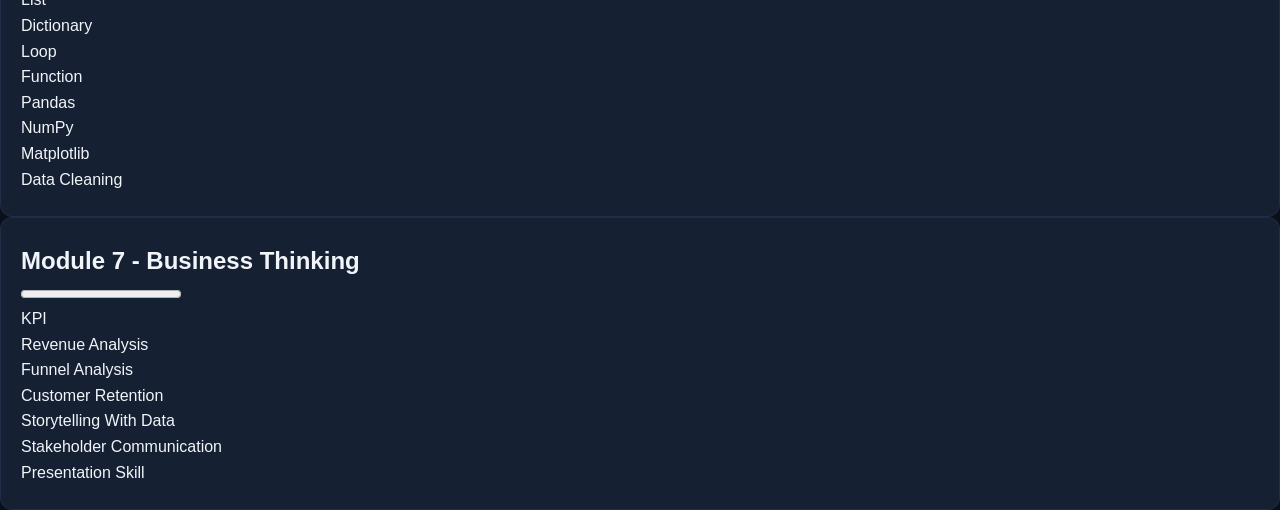
<file: pages/lessons.html>
<!DOCTYPE html>
<html lang="id">

<head>

    <meta charset="UTF-8">

    <meta
        name="viewport"
        content="width=device-width, initial-scale=1.0">

    <title>
        Lessons | Data Analyst Academy
    </title>

    <link
        rel="stylesheet"
        href="../style.css">

</head>

<body>

    <!-- SIDEBAR -->

    <aside class="sidebar">

        <div class="logo">

            <h1>
                Data Analyst Academy
            </h1>

            <p>
                180 Days Challenge
            </p>

        </div>

        <nav>

            <ul>

                <li>
                    Dashboard
                </li>

                <li>
                    Roadmap
                </li>

                <li class="active">
                    Lessons
                </li>

                <li>
                    Quiz
                </li>

                <li>
                    Projects
                </li>

                <li>
                    Portfolio
                </li>

                <li>
                    Interview
                </li>

            </ul>

        </nav>

    </aside>

    <!-- MAIN CONTENT -->

    <main class="main-content">

        <!-- HERO -->

        <section class="hero-section">

            <h1>
                Learning Center
            </h1>

            <h2>
                Semua materi belajar ada di sini
            </h2>

            <p>
                Ikuti urutan materi agar pembelajaran optimal.
            </p>

        </section>

        <!-- OVERVIEW -->

        <section class="overview-cards">

            <div class="card">

                <h3>
                    Total Modul
                </h3>

                <h1>
                    7
                </h1>

            </div>

            <div class="card">

                <h3>
                    Total Pelajaran
                </h3>

                <h1>
                    180
                </h1>

            </div>

            <div class="card">

                <h3>
                    Selesai
                </h3>

                <h1 id="completedLessons">
                    0
                </h1>

            </div>

            <div class="card">

                <h3>
                    Progress
                </h3>

                <h1 id="lessonProgress">
                    0%
                </h1>

            </div>

        </section>

        <!-- DATA FUNDAMENTAL -->

        <section class="module-card">

            <h2>
                Module 1 - Data Fundamental
            </h2>

            <p>
                Fondasi seluruh perjalanan Data Analyst.
            </p>

            <progress
                value="0"
                max="100">
            </progress>

            <p>
                0% selesai
            </p>

            <div class="lesson-grid">

                <div class="lesson-item">
                    Hari 1 - Apa itu Data
                </div>

                <div class="lesson-item">
                    Hari 2 - Jenis Data
                </div>

                <div class="lesson-item">
                    Hari 3 - Dataset
                </div>

                <div class="lesson-item">
                    Hari 4 - CSV
                </div>

                <div class="lesson-item">
                    Hari 5 - Database
                </div>

                <div class="lesson-item">
                    Hari 6 - KPI
                </div>

                <div class="lesson-item">
                    Hari 7 - Revenue
                </div>

                <div class="lesson-item">
                    Hari 8 - Profit
                </div>

                <div class="lesson-item">
                    Hari 9 - Conversion Rate
                </div>

                <div class="lesson-item">
                    Hari 10 - Retention Rate
                </div>

            </div>

        </section>

        <!-- EXCEL -->

        <section class="module-card">

            <h2>
                Module 2 - Excel
            </h2>

            <p>
                Skill pertama yang wajib dimiliki Data Analyst.
            </p>

            <progress
                value="0"
                max="100">
            </progress>

            <p>
                0% selesai
            </p>

            <div class="lesson-grid">

                <div class="lesson-item">
                    Excel Interface
                </div>

                <div class="lesson-item">
                    Rows dan Columns
                </div>

                <div class="lesson-item">
                    SUM
                </div>

                <div class="lesson-item">
                    AVERAGE
                </div>

                <div class="lesson-item">
                    COUNT
                </div>

                <div class="lesson-item">
                    IF
                </div>

                <div class="lesson-item">
                    SUMIF
                </div>

                <div class="lesson-item">
                    COUNTIF
                </div>

                <div class="lesson-item">
                    XLOOKUP
                </div>

                <div class="lesson-item">
                    VLOOKUP
                </div>

                <div class="lesson-item">
                    Conditional Formatting
                </div>

                <div class="lesson-item">
                    Pivot Table
                </div>

                <div class="lesson-item">
                    Dashboard Excel
                </div>

            </div>

        </section>

        <!-- SQL -->

        <section class="module-card">

            <h2>
                Module 3 - SQL
            </h2>

            <p>
                Bahasa utama seorang Data Analyst.
            </p>

            <progress
                value="0"
                max="100">
            </progress>

            <div class="lesson-grid">

                <div class="lesson-item">
                    SELECT
                </div>

                <div class="lesson-item">
                    WHERE
                </div>

                <div class="lesson-item">
                    ORDER BY
                </div>

                <div class="lesson-item">
                    LIMIT
                </div>

                <div class="lesson-item">
                    GROUP BY
                </div>

                <div class="lesson-item">
                    HAVING
                </div>

                <div class="lesson-item">
                    DISTINCT
                </div>

                <div class="lesson-item">
                    CASE WHEN
                </div>

                <div class="lesson-item">
                    INNER JOIN
                </div>

                <div class="lesson-item">
                    LEFT JOIN
                </div>

                <div class="lesson-item">
                    RIGHT JOIN
                </div>

                <div class="lesson-item">
                    SUBQUERY
                </div>

                <div class="lesson-item">
                    CTE
                </div>

                <div class="lesson-item">
                    WINDOW FUNCTION
                </div>

            </div>

        </section>

        <!-- STATISTICS -->

        <section class="module-card">

            <h2>
                Module 4 - Statistics
            </h2>

            <progress value="0" max="100"></progress>

            <div class="lesson-grid">

                <div class="lesson-item">
                    Mean
                </div>

                <div class="lesson-item">
                    Median
                </div>

                <div class="lesson-item">
                    Mode
                </div>

                <div class="lesson-item">
                    Standard Deviation
                </div>

                <div class="lesson-item">
                    Correlation
                </div>

                <div class="lesson-item">
                    Outlier
                </div>

                <div class="lesson-item">
                    Distribution
                </div>

                <div class="lesson-item">
                    A/B Testing
                </div>

            </div>

        </section>

        <!-- POWER BI -->

        <section class="module-card">

            <h2>
                Module 5 - Power BI
            </h2>

            <progress value="0" max="100"></progress>

            <div class="lesson-grid">

                <div class="lesson-item">
                    Import Data
                </div>

                <div class="lesson-item">
                    Power Query
                </div>

                <div class="lesson-item">
                    Relationship
                </div>

                <div class="lesson-item">
                    Data Cleaning
                </div>

                <div class="lesson-item">
                    DAX
                </div>

                <div class="lesson-item">
                    KPI Card
                </div>

                <div class="lesson-item">
                    Slicer
                </div>

                <div class="lesson-item">
                    Drill Through
                </div>

                <div class="lesson-item">
                    Dashboard Design
                </div>

            </div>

        </section>

        <!-- PYTHON -->

        <section class="module-card">

            <h2>
                Module 6 - Python
            </h2>

            <progress value="0" max="100"></progress>

            <div class="lesson-grid">

                <div class="lesson-item">
                    Variables
                </div>

                <div class="lesson-item">
                    List
                </div>

                <div class="lesson-item">
                    Dictionary
                </div>

                <div class="lesson-item">
                    Loop
                </div>

                <div class="lesson-item">
                    Function
                </div>

                <div class="lesson-item">
                    Pandas
                </div>

                <div class="lesson-item">
                    NumPy
                </div>

                <div class="lesson-item">
                    Matplotlib
                </div>

                <div class="lesson-item">
                    Data Cleaning
                </div>

            </div>

        </section>

        <!-- BUSINESS -->

        <section class="module-card">

            <h2>
                Module 7 - Business Thinking
            </h2>

            <progress value="0" max="100"></progress>

            <div class="lesson-grid">

                <div class="lesson-item">
                    KPI
                </div>

                <div class="lesson-item">
                    Revenue Analysis
                </div>

                <div class="lesson-item">
                    Funnel Analysis
                </div>

                <div class="lesson-item">
                    Customer Retention
                </div>

                <div class="lesson-item">
                    Storytelling With Data
                </div>

                <div class="lesson-item">
                    Stakeholder Communication
                </div>

                <div class="lesson-item">
                    Presentation Skill
                </div>

            </div>

        </section>

    </main>

    <script src="../app.js"></script>

</body>

</html>
</file>
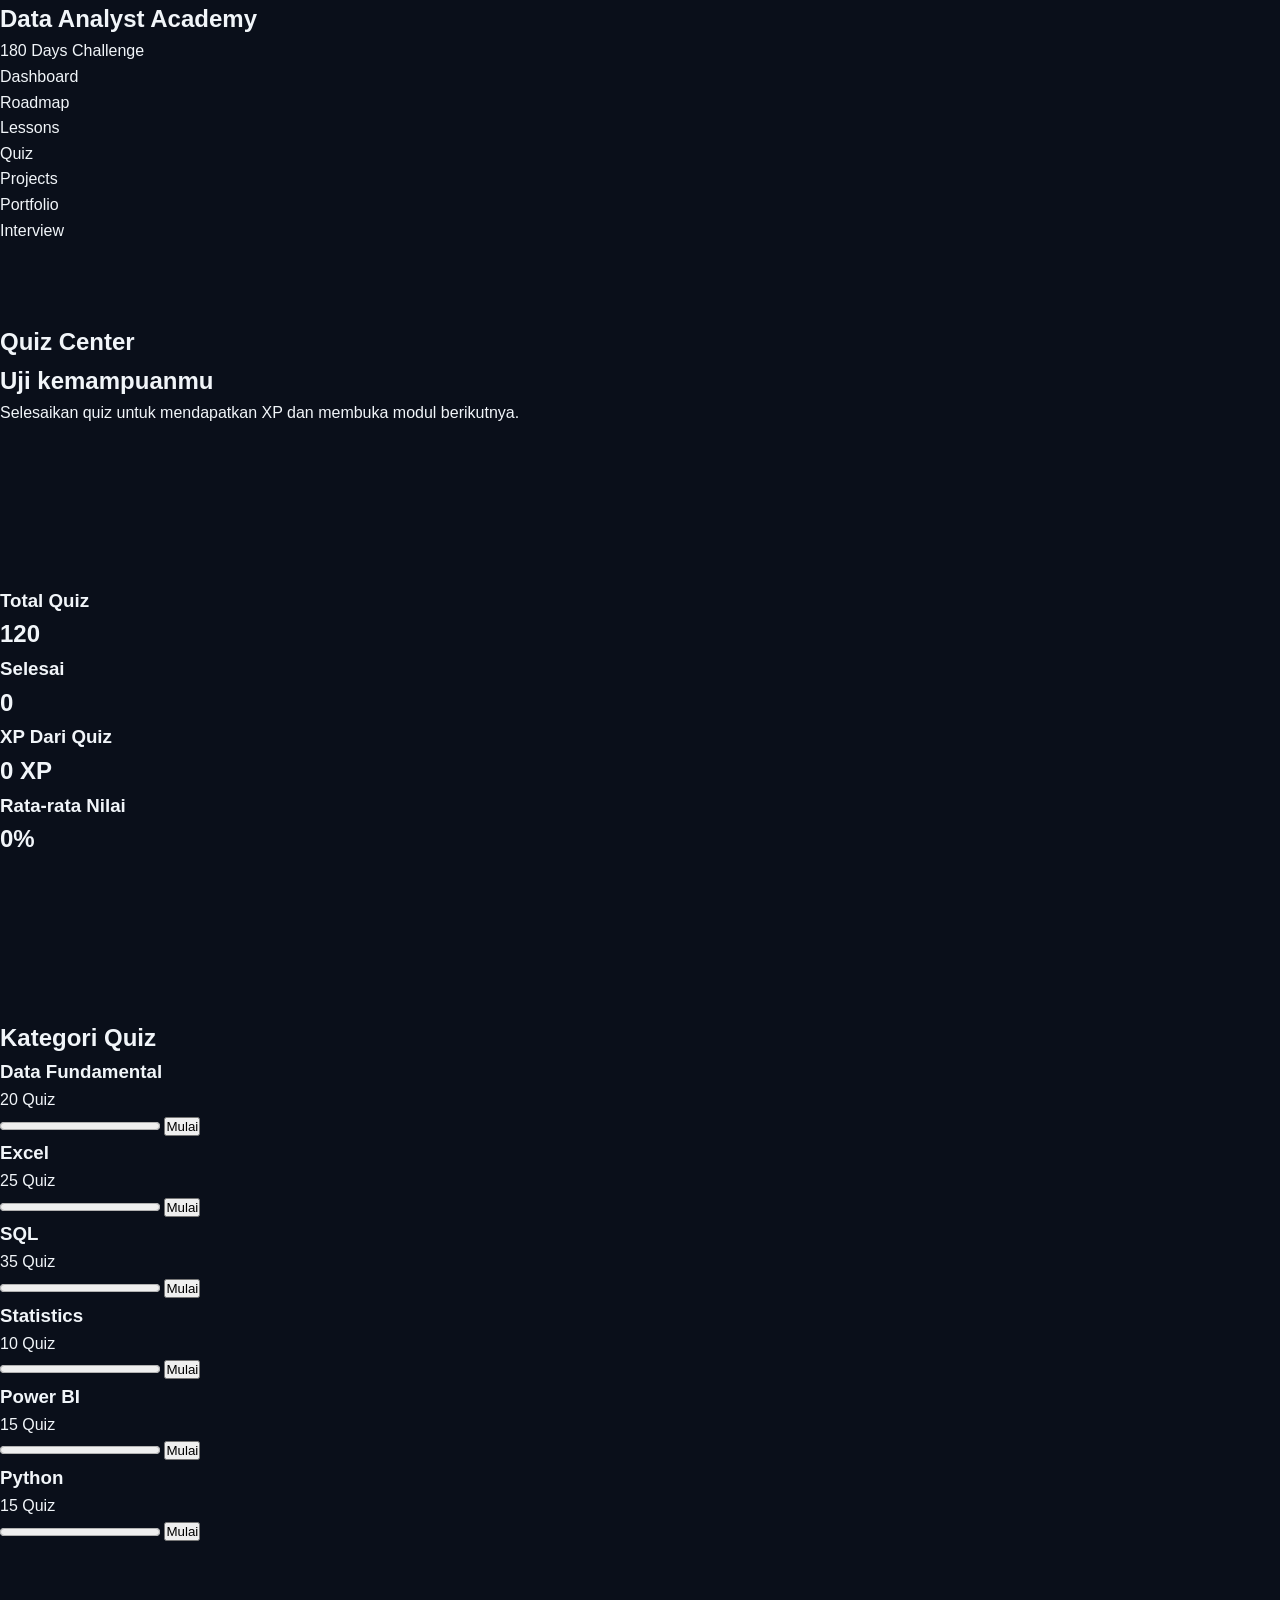
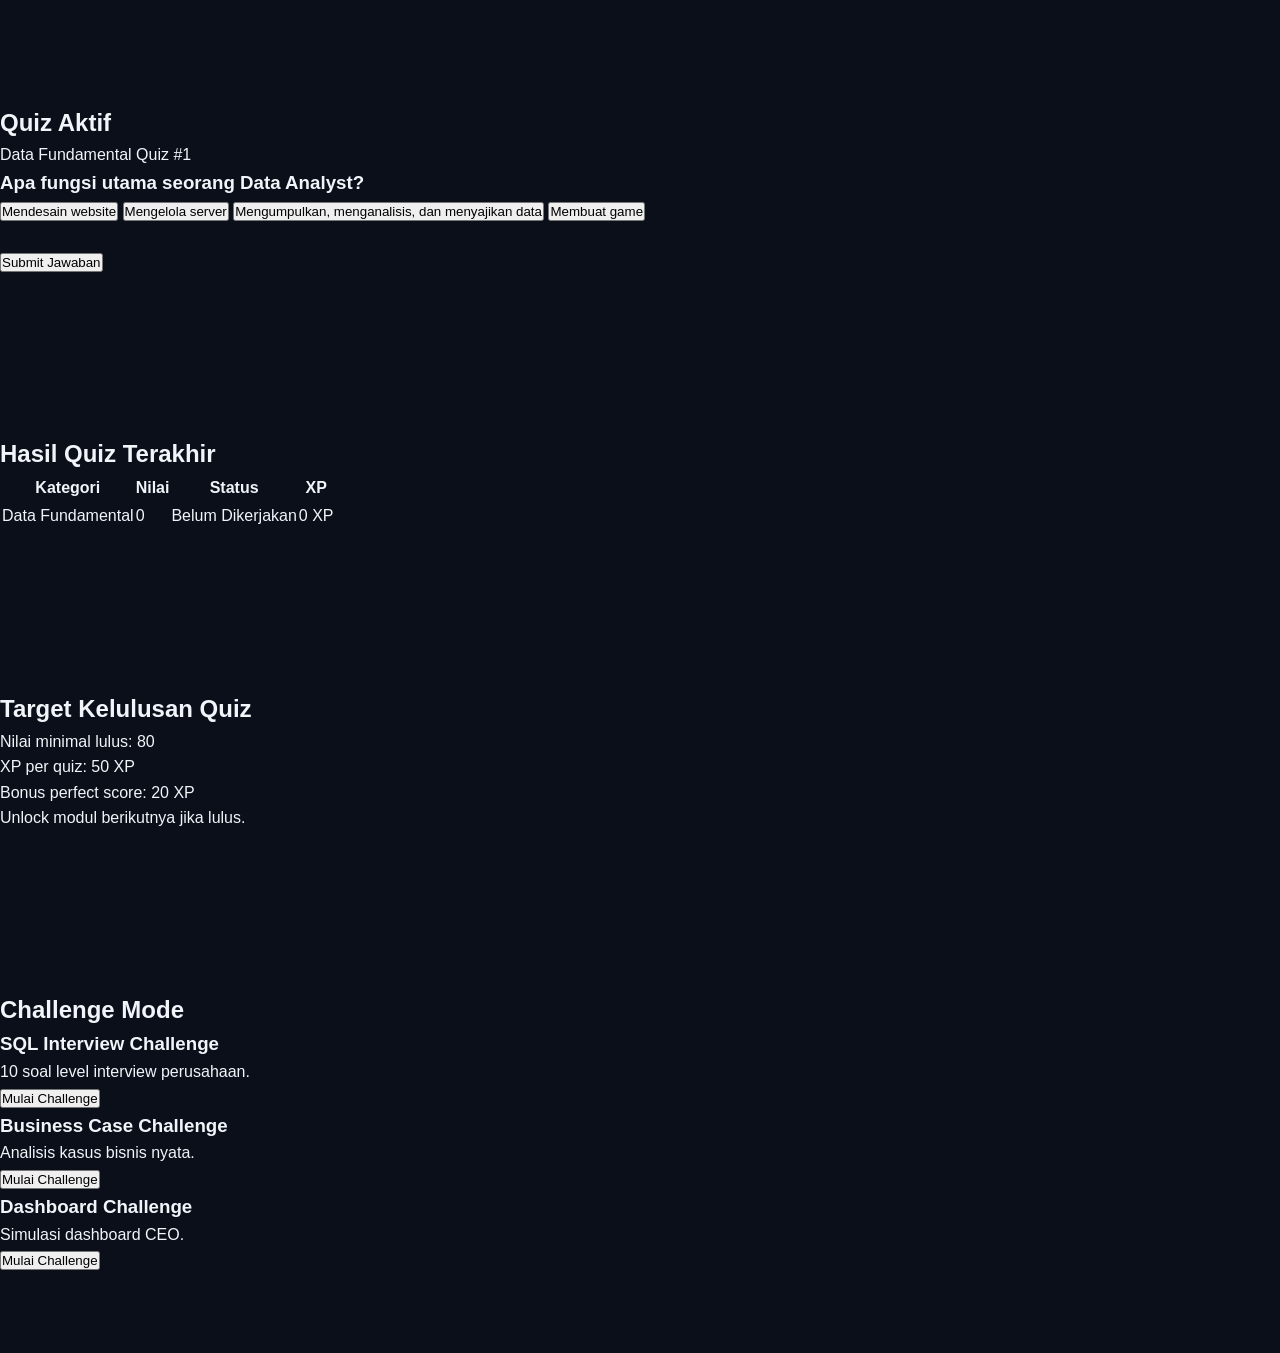
<file: pages/quiz.html>
<!DOCTYPE html>
<html lang="id">

<head>

    <meta charset="UTF-8">

    <meta
        name="viewport"
        content="width=device-width, initial-scale=1.0">

    <title>
        Quiz Center | Data Analyst Academy
    </title>

    <link
        rel="stylesheet"
        href="../style.css">

</head>

<body>

    <!-- SIDEBAR -->

    <aside class="sidebar">

        <div class="logo">

            <h1>
                Data Analyst Academy
            </h1>

            <p>
                180 Days Challenge
            </p>

        </div>

        <nav>

            <ul>

                <li>
                    Dashboard
                </li>

                <li>
                    Roadmap
                </li>

                <li>
                    Lessons
                </li>

                <li class="active">
                    Quiz
                </li>

                <li>
                    Projects
                </li>

                <li>
                    Portfolio
                </li>

                <li>
                    Interview
                </li>

            </ul>

        </nav>

    </aside>

    <!-- MAIN CONTENT -->

    <main class="main-content">

        <!-- HERO -->

        <section class="hero-section">

            <h1>
                Quiz Center
            </h1>

            <h2>
                Uji kemampuanmu
            </h2>

            <p>
                Selesaikan quiz untuk mendapatkan XP dan membuka modul berikutnya.
            </p>

        </section>

        <!-- STATS -->

        <section class="overview-cards">

            <div class="card">

                <h3>
                    Total Quiz
                </h3>

                <h1>
                    120
                </h1>

            </div>

            <div class="card">

                <h3>
                    Selesai
                </h3>

                <h1 id="completedQuiz">
                    0
                </h1>

            </div>

            <div class="card">

                <h3>
                    XP Dari Quiz
                </h3>

                <h1 id="quizXP">
                    0 XP
                </h1>

            </div>

            <div class="card">

                <h3>
                    Rata-rata Nilai
                </h3>

                <h1 id="averageScore">
                    0%
                </h1>

            </div>

        </section>

        <!-- QUIZ CATEGORY -->

        <section>

            <h2>
                Kategori Quiz
            </h2>

            <div class="overview-cards">

                <div class="card">

                    <h3>
                        Data Fundamental
                    </h3>

                    <p>
                        20 Quiz
                    </p>

                    <progress value="0" max="20"></progress>

                    <button>
                        Mulai
                    </button>

                </div>

                <div class="card">

                    <h3>
                        Excel
                    </h3>

                    <p>
                        25 Quiz
                    </p>

                    <progress value="0" max="25"></progress>

                    <button>
                        Mulai
                    </button>

                </div>

                <div class="card">

                    <h3>
                        SQL
                    </h3>

                    <p>
                        35 Quiz
                    </p>

                    <progress value="0" max="35"></progress>

                    <button>
                        Mulai
                    </button>

                </div>

                <div class="card">

                    <h3>
                        Statistics
                    </h3>

                    <p>
                        10 Quiz
                    </p>

                    <progress value="0" max="10"></progress>

                    <button>
                        Mulai
                    </button>

                </div>

                <div class="card">

                    <h3>
                        Power BI
                    </h3>

                    <p>
                        15 Quiz
                    </p>

                    <progress value="0" max="15"></progress>

                    <button>
                        Mulai
                    </button>

                </div>

                <div class="card">

                    <h3>
                        Python
                    </h3>

                    <p>
                        15 Quiz
                    </p>

                    <progress value="0" max="15"></progress>

                    <button>
                        Mulai
                    </button>

                </div>

            </div>

        </section>

        <!-- ACTIVE QUIZ -->

        <section>

            <h2>
                Quiz Aktif
            </h2>

            <p>
                Data Fundamental Quiz #1
            </p>

            <h3 id="question">
                Apa fungsi utama seorang Data Analyst?
            </h3>

            <div class="quiz-options">

                <button class="answer-btn">
                    Mendesain website
                </button>

                <button class="answer-btn">
                    Mengelola server
                </button>

                <button class="answer-btn">
                    Mengumpulkan, menganalisis, dan menyajikan data
                </button>

                <button class="answer-btn">
                    Membuat game
                </button>

            </div>

            <br>

            <button id="submitAnswer">
                Submit Jawaban
            </button>

        </section>

        <!-- RESULT -->

        <section>

            <h2>
                Hasil Quiz Terakhir
            </h2>

            <table>

                <tr>
                    <th>Kategori</th>
                    <th>Nilai</th>
                    <th>Status</th>
                    <th>XP</th>
                </tr>

                <tr>
                    <td>Data Fundamental</td>
                    <td>0</td>
                    <td>Belum Dikerjakan</td>
                    <td>0 XP</td>
                </tr>

            </table>

        </section>

        <!-- RANKING -->

        <section>

            <h2>
                Target Kelulusan Quiz
            </h2>

            <ul>

                <li>
                    Nilai minimal lulus: 80
                </li>

                <li>
                    XP per quiz: 50 XP
                </li>

                <li>
                    Bonus perfect score: 20 XP
                </li>

                <li>
                    Unlock modul berikutnya jika lulus.
                </li>

            </ul>

        </section>

        <!-- HARD MODE -->

        <section>

            <h2>
                Challenge Mode
            </h2>

            <div class="overview-cards">

                <div class="card">

                    <h3>
                        SQL Interview Challenge
                    </h3>

                    <p>
                        10 soal level interview perusahaan.
                    </p>

                    <button>
                        Mulai Challenge
                    </button>

                </div>

                <div class="card">

                    <h3>
                        Business Case Challenge
                    </h3>

                    <p>
                        Analisis kasus bisnis nyata.
                    </p>

                    <button>
                        Mulai Challenge
                    </button>

                </div>

                <div class="card">

                    <h3>
                        Dashboard Challenge
                    </h3>

                    <p>
                        Simulasi dashboard CEO.
                    </p>

                    <button>
                        Mulai Challenge
                    </button>

                </div>

            </div>

        </section>

    </main>

    <script src="../app.js"></script>

</body>

</html>
</file>
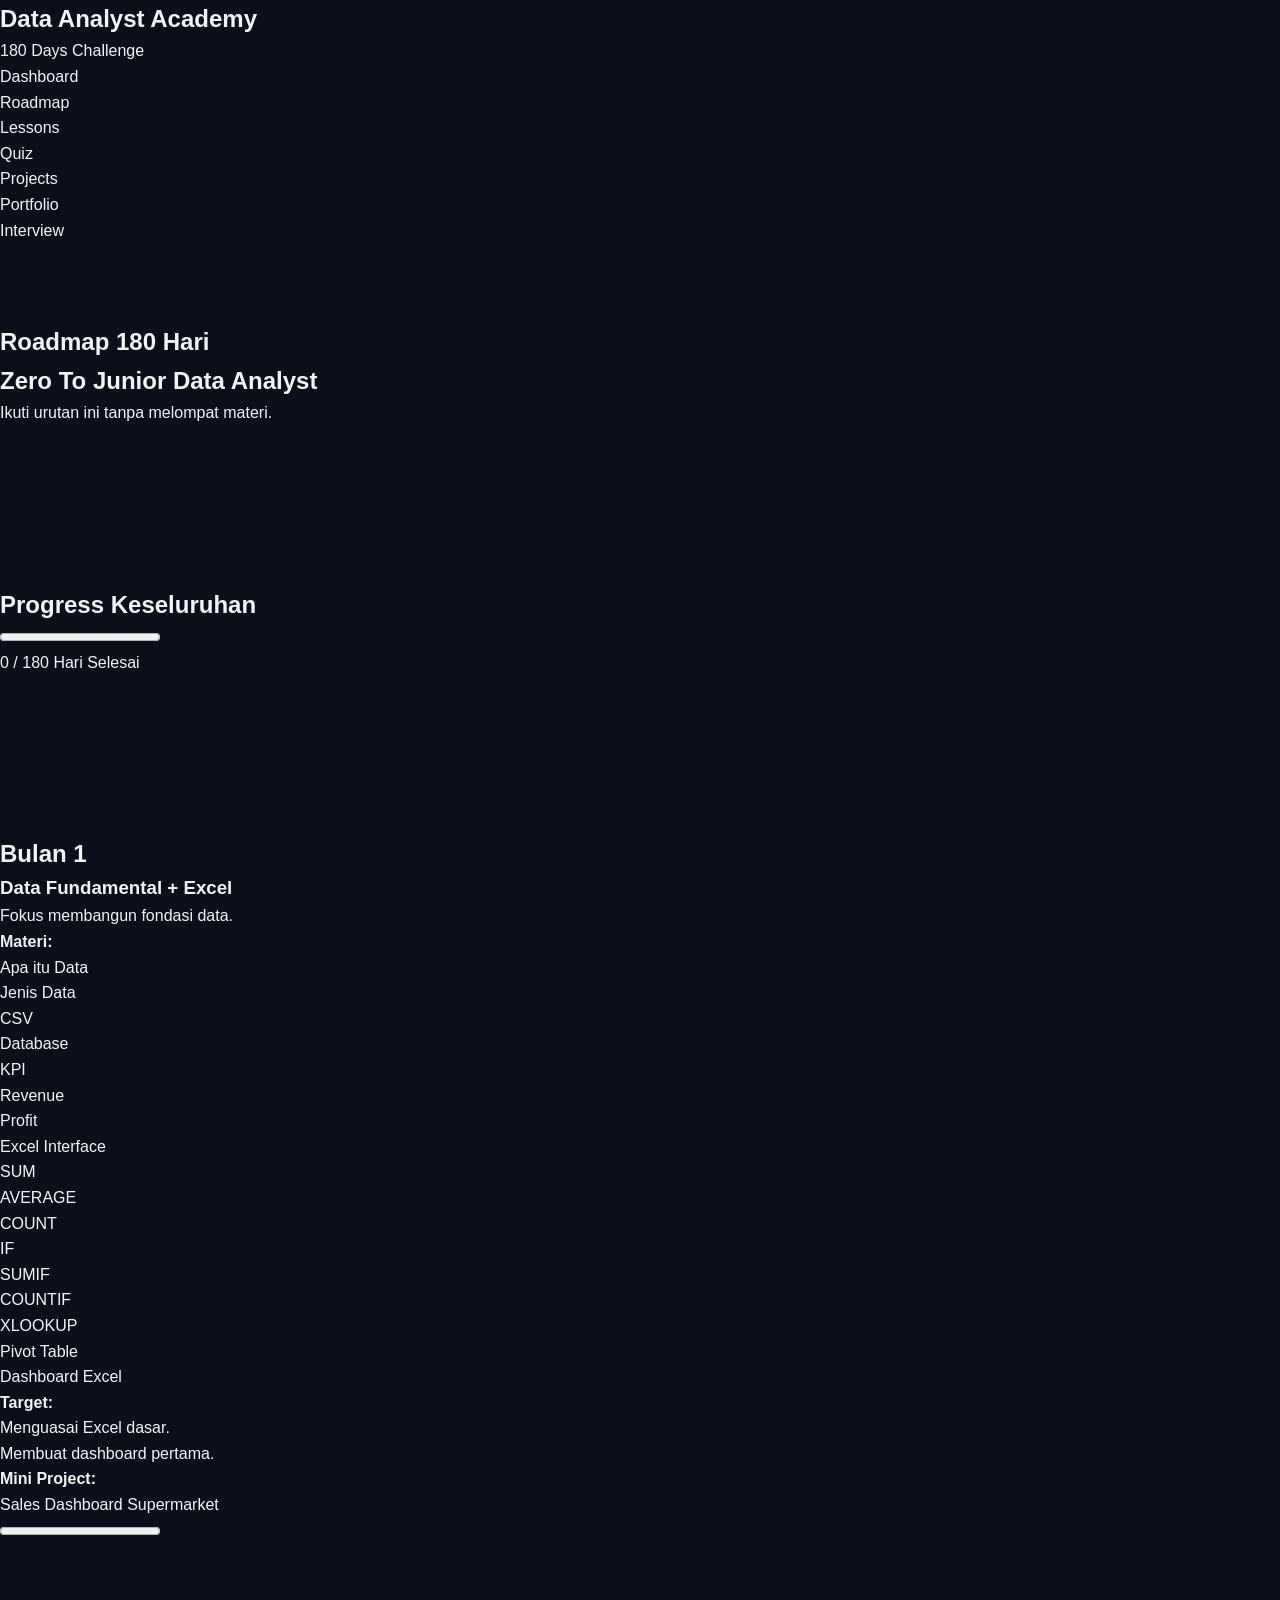
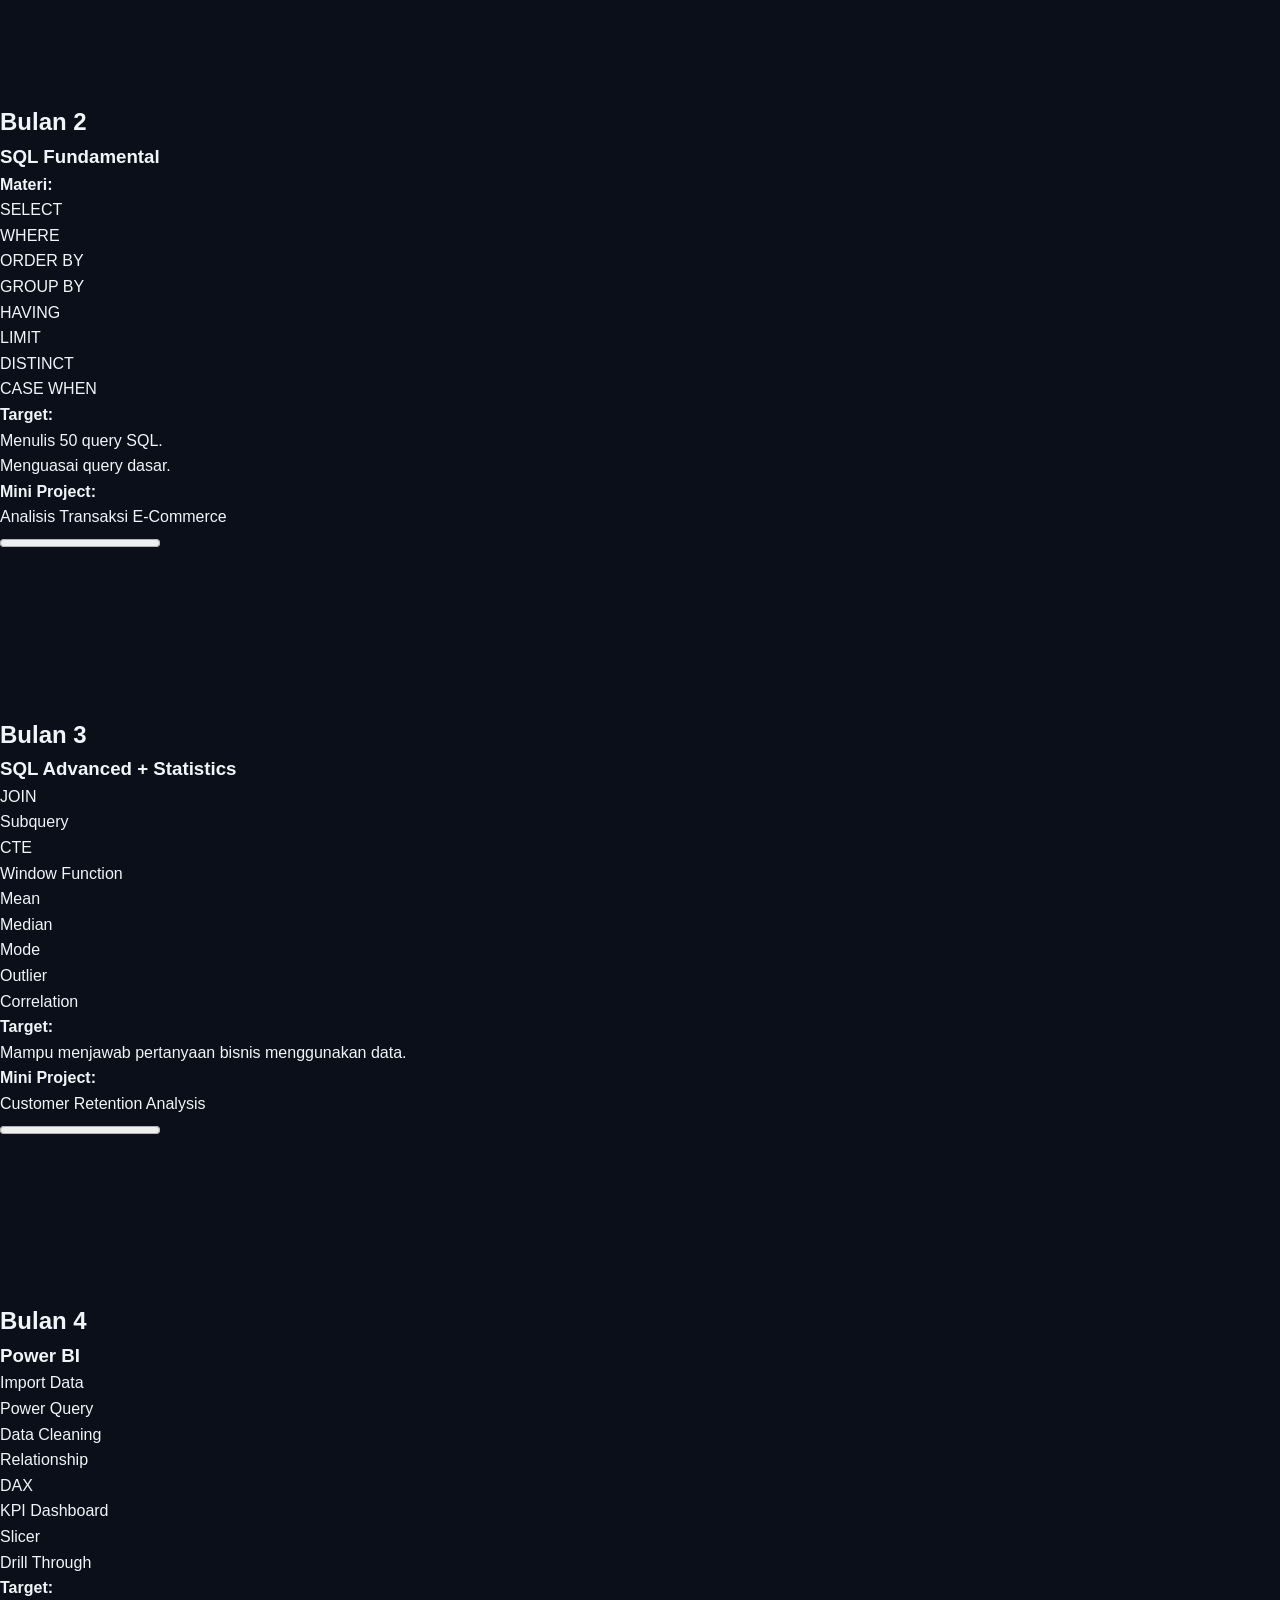
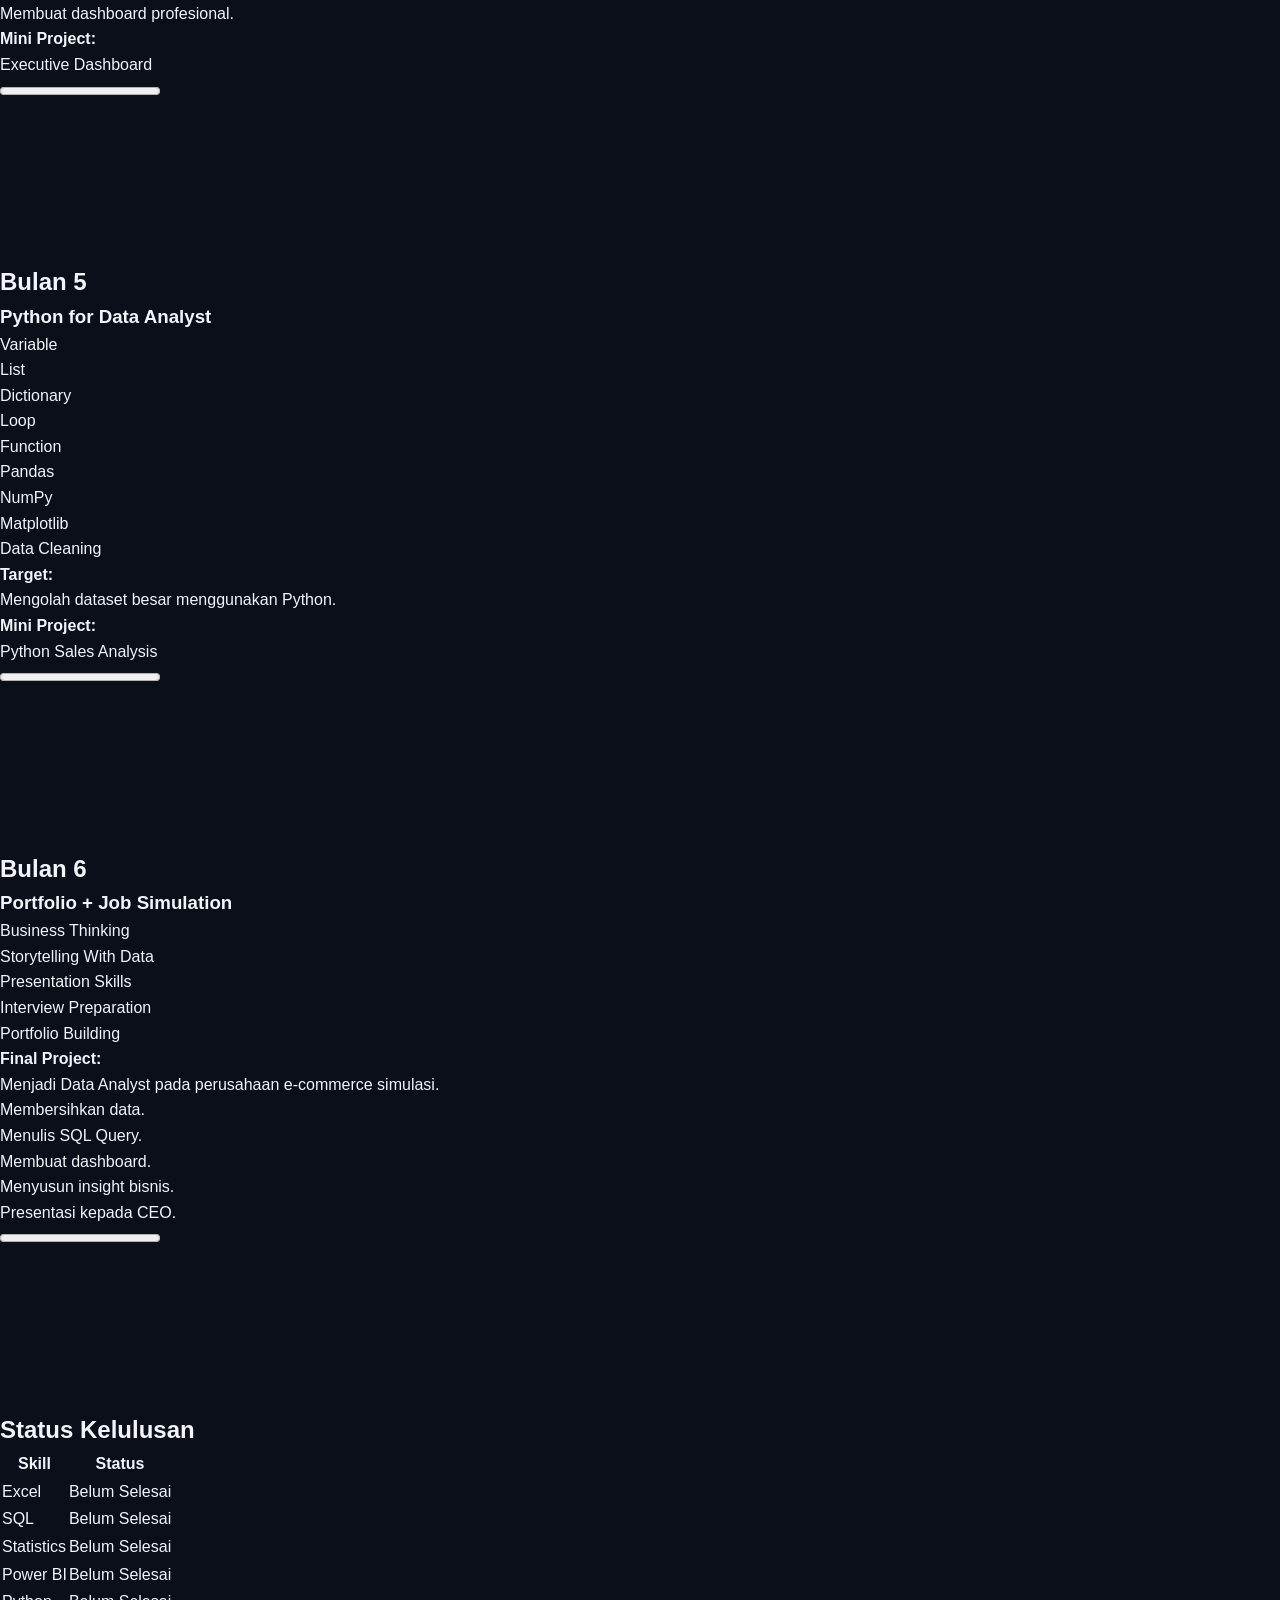
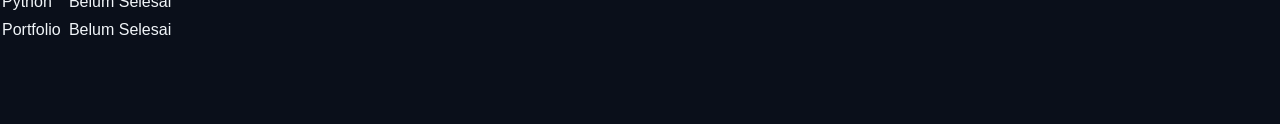
<file: pages/roadmap.html>
<!DOCTYPE html>
<html lang="id">

<head>

    <meta charset="UTF-8">

    <meta
        name="viewport"
        content="width=device-width, initial-scale=1.0">

    <title>
        Roadmap | Data Analyst Academy
    </title>

    <link
        rel="stylesheet"
        href="../style.css">

</head>

<body>

    <!-- SIDEBAR -->

    <aside class="sidebar">

        <div class="logo">

            <h1>
                Data Analyst Academy
            </h1>

            <p>
                180 Days Challenge
            </p>

        </div>

        <nav>

            <ul>

                <li>
                    Dashboard
                </li>

                <li class="active">
                    Roadmap
                </li>

                <li>
                    Lessons
                </li>

                <li>
                    Quiz
                </li>

                <li>
                    Projects
                </li>

                <li>
                    Portfolio
                </li>

                <li>
                    Interview
                </li>

            </ul>

        </nav>

    </aside>

    <!-- MAIN CONTENT -->

    <main class="main-content">

        <!-- HEADER -->

        <section class="hero-section">

            <h1>
                Roadmap 180 Hari
            </h1>

            <h2>
                Zero To Junior Data Analyst
            </h2>

            <p>
                Ikuti urutan ini tanpa melompat materi.
            </p>

        </section>

        <!-- OVERALL PROGRESS -->

        <section>

            <h2>
                Progress Keseluruhan
            </h2>

            <progress
                id="roadmapProgress"
                value="0"
                max="180">
            </progress>

            <p id="roadmapProgressText">
                0 / 180 Hari Selesai
            </p>

        </section>

        <!-- MONTH 1 -->

        <section class="month-section">

            <h2>
                Bulan 1
            </h2>

            <h3>
                Data Fundamental + Excel
            </h3>

            <p>
                Fokus membangun fondasi data.
            </p>

            <h4>
                Materi:
            </h4>

            <ul>

                <li>Apa itu Data</li>
                <li>Jenis Data</li>
                <li>CSV</li>
                <li>Database</li>
                <li>KPI</li>
                <li>Revenue</li>
                <li>Profit</li>
                <li>Excel Interface</li>
                <li>SUM</li>
                <li>AVERAGE</li>
                <li>COUNT</li>
                <li>IF</li>
                <li>SUMIF</li>
                <li>COUNTIF</li>
                <li>XLOOKUP</li>
                <li>Pivot Table</li>
                <li>Dashboard Excel</li>

            </ul>

            <h4>
                Target:
            </h4>

            <ul>

                <li>Menguasai Excel dasar.</li>
                <li>Membuat dashboard pertama.</li>

            </ul>

            <h4>
                Mini Project:
            </h4>

            <p>
                Sales Dashboard Supermarket
            </p>

            <progress value="0" max="100"></progress>

        </section>

        <!-- MONTH 2 -->

        <section class="month-section">

            <h2>
                Bulan 2
            </h2>

            <h3>
                SQL Fundamental
            </h3>

            <h4>
                Materi:
            </h4>

            <ul>

                <li>SELECT</li>
                <li>WHERE</li>
                <li>ORDER BY</li>
                <li>GROUP BY</li>
                <li>HAVING</li>
                <li>LIMIT</li>
                <li>DISTINCT</li>
                <li>CASE WHEN</li>

            </ul>

            <h4>
                Target:
            </h4>

            <ul>

                <li>Menulis 50 query SQL.</li>
                <li>Menguasai query dasar.</li>

            </ul>

            <h4>
                Mini Project:
            </h4>

            <p>
                Analisis Transaksi E-Commerce
            </p>

            <progress value="0" max="100"></progress>

        </section>

        <!-- MONTH 3 -->

        <section class="month-section">

            <h2>
                Bulan 3
            </h2>

            <h3>
                SQL Advanced + Statistics
            </h3>

            <ul>

                <li>JOIN</li>
                <li>Subquery</li>
                <li>CTE</li>
                <li>Window Function</li>
                <li>Mean</li>
                <li>Median</li>
                <li>Mode</li>
                <li>Outlier</li>
                <li>Correlation</li>

            </ul>

            <h4>
                Target:
            </h4>

            <ul>

                <li>Mampu menjawab pertanyaan bisnis menggunakan data.</li>

            </ul>

            <h4>
                Mini Project:
            </h4>

            <p>
                Customer Retention Analysis
            </p>

            <progress value="0" max="100"></progress>

        </section>

        <!-- MONTH 4 -->

        <section class="month-section">

            <h2>
                Bulan 4
            </h2>

            <h3>
                Power BI
            </h3>

            <ul>

                <li>Import Data</li>
                <li>Power Query</li>
                <li>Data Cleaning</li>
                <li>Relationship</li>
                <li>DAX</li>
                <li>KPI Dashboard</li>
                <li>Slicer</li>
                <li>Drill Through</li>

            </ul>

            <h4>
                Target:
            </h4>

            <ul>

                <li>Membuat dashboard profesional.</li>

            </ul>

            <h4>
                Mini Project:
            </h4>

            <p>
                Executive Dashboard
            </p>

            <progress value="0" max="100"></progress>

        </section>

        <!-- MONTH 5 -->

        <section class="month-section">

            <h2>
                Bulan 5
            </h2>

            <h3>
                Python for Data Analyst
            </h3>

            <ul>

                <li>Variable</li>
                <li>List</li>
                <li>Dictionary</li>
                <li>Loop</li>
                <li>Function</li>
                <li>Pandas</li>
                <li>NumPy</li>
                <li>Matplotlib</li>
                <li>Data Cleaning</li>

            </ul>

            <h4>
                Target:
            </h4>

            <ul>

                <li>Mengolah dataset besar menggunakan Python.</li>

            </ul>

            <h4>
                Mini Project:
            </h4>

            <p>
                Python Sales Analysis
            </p>

            <progress value="0" max="100"></progress>

        </section>

        <!-- MONTH 6 -->

        <section class="month-section">

            <h2>
                Bulan 6
            </h2>

            <h3>
                Portfolio + Job Simulation
            </h3>

            <ul>

                <li>Business Thinking</li>
                <li>Storytelling With Data</li>
                <li>Presentation Skills</li>
                <li>Interview Preparation</li>
                <li>Portfolio Building</li>

            </ul>

            <h4>
                Final Project:
            </h4>

            <p>
                Menjadi Data Analyst pada perusahaan e-commerce simulasi.
            </p>

            <ul>

                <li>Membersihkan data.</li>
                <li>Menulis SQL Query.</li>
                <li>Membuat dashboard.</li>
                <li>Menyusun insight bisnis.</li>
                <li>Presentasi kepada CEO.</li>

            </ul>

            <progress value="0" max="100"></progress>

        </section>

        <!-- FINAL STATUS -->

        <section>

            <h2>
                Status Kelulusan
            </h2>

            <table>

                <tr>
                    <th>Skill</th>
                    <th>Status</th>
                </tr>

                <tr>
                    <td>Excel</td>
                    <td>Belum Selesai</td>
                </tr>

                <tr>
                    <td>SQL</td>
                    <td>Belum Selesai</td>
                </tr>

                <tr>
                    <td>Statistics</td>
                    <td>Belum Selesai</td>
                </tr>

                <tr>
                    <td>Power BI</td>
                    <td>Belum Selesai</td>
                </tr>

                <tr>
                    <td>Python</td>
                    <td>Belum Selesai</td>
                </tr>

                <tr>
                    <td>Portfolio</td>
                    <td>Belum Selesai</td>
                </tr>

            </table>

        </section>

    </main>

    <script src="../app.js"></script>

</body>

</html>
</file>
<file: style.css>
/* ================================
   ROOT VARIABLES
   ================================ */
*,
*::before,
*::after {
    margin: 0;
    padding: 0;
    box-sizing: border-box;
}

:root {
    --bg-primary: #0a0f1a;
    --bg-secondary: #111b2e;
    --bg-card: #162033;
    --bg-card-hover: #1f2d47;
    --text-primary: #f1f5f9;
    --text-secondary: #94a3b8;
    --text-muted: #5a6a8a;
    --accent: #22d3ee;
    --accent-dark: #0a7a8c;
    --accent-glow: rgba(34, 211, 238, 0.08);
    --gradient: linear-gradient(135deg, #22d3ee, #818cf8);
    --border-color: #1f2d47;
    --radius: 12px;
    --shadow: 0 8px 32px rgba(0, 0, 0, 0.4);
}

html {
    scroll-behavior: smooth;
}

body {
    font-family: 'Inter', -apple-system, BlinkMacSystemFont, sans-serif;
    background: var(--bg-primary);
    color: var(--text-primary);
    line-height: 1.6;
}

a {
    text-decoration: none;
    color: inherit;
}

.container {
    max-width: 1200px;
    margin: 0 auto;
    padding: 0 24px;
}

.highlight {
    color: var(--accent);
}

/* ================================
   BUTTONS
   ================================ */
.btn {
    display: inline-flex;
    align-items: center;
    gap: 8px;
    padding: 12px 28px;
    border-radius: 8px;
    font-weight: 600;
    font-size: 15px;
    transition: all 0.3s ease;
    border: none;
    cursor: pointer;
}

.btn-primary {
    background: var(--accent);
    color: #0a0f1a;
}

.btn-primary:hover {
    background: #3dd9f0;
    transform: translateY(-2px);
    box-shadow: 0 8px 24px rgba(34, 211, 238, 0.25);
}

.btn-outline-light {
    background: transparent;
    color: var(--text-primary);
    border: 1.5px solid var(--border-color);
}

.btn-outline-light:hover {
    border-color: var(--accent);
    color: var(--accent);
}

.btn-outline-dark {
    background: transparent;
    color: var(--text-primary);
    border: 1.5px solid var(--border-color);
}

.btn-outline-dark:hover {
    border-color: var(--text-secondary);
    background: rgba(255, 255, 255, 0.03);
}

.btn-hero {
    background: var(--gradient);
    color: #0a0f1a;
    font-size: 17px;
    padding: 14px 36px;
}

.btn-hero:hover {
    transform: translateY(-3px);
    box-shadow: 0 12px 40px rgba(34, 211, 238, 0.3);
}

.btn-cta {
    background: var(--gradient);
    color: #0a0f1a;
    font-size: 18px;
    padding: 16px 44px;
}

.btn-cta:hover {
    transform: translateY(-3px);
    box-shadow: 0 12px 48px rgba(34, 211, 238, 0.35);
}

.btn-small {
    padding: 8px 18px;
    font-size: 13px;
    background: var(--accent);
    color: #0a0f1a;
    border-radius: 6px;
}

.btn-small:hover {
    background: #3dd9f0;
}

/* ================================
   NAVBAR
   ================================ */
.navbar {
    position: fixed;
    top: 0;
    left: 0;
    right: 0;
    z-index: 1000;
    background: rgba(10, 15, 26, 0.92);
    backdrop-filter: blur(12px);
    border-bottom: 1px solid rgba(255, 255, 255, 0.04);
    padding: 12px 0;
}

.navbar .container {
    display: flex;
    justify-content: space-between;
    align-items: center;
}

.nav-brand {
    display: flex;
    align-items: center;
    gap: 10px;
    font-size: 20px;
    font-weight: 800;
}

.brand-icon {
    font-size: 22px;
    color: var(--accent);
}

.nav-menu {
    display: flex;
    align-items: center;
    gap: 24px;
    list-style: none;
}

.nav-menu a {
    font-size: 14px;
    font-weight: 500;
    color: var(--text-secondary);
    transition: color 0.2s;
}

.nav-menu a:hover {
    color: var(--text-primary);
}

.hamburger {
    display: none;
    flex-direction: column;
    gap: 4px;
    cursor: pointer;
}

.hamburger span {
    width: 26px;
    height: 2px;
    background: var(--text-primary);
    border-radius: 4px;
    transition: 0.3s;
}

/* ================================
   HERO
   ================================ */
.hero {
    padding: 120px 0 80px;
    position: relative;
    overflow: hidden;
}

.hero::after {
    content: '';
    position: absolute;
    top: -30%;
    right: -20%;
    width: 600px;
    height: 600px;
    background: radial-gradient(circle, rgba(34, 211, 238, 0.05), transparent 70%);
    pointer-events: none;
}

.hero-grid {
    display: grid;
    grid-template-columns: 1fr 1fr;
    gap: 60px;
    align-items: center;
}

.hero-badge {
    display: inline-flex;
    align-items: center;
    gap: 8px;
    padding: 6px 16px;
    border-radius: 100px;
    background: rgba(34, 211, 238, 0.08);
    border: 1px solid rgba(34, 211, 238, 0.12);
    font-size: 13px;
    color: var(--accent);
    margin-bottom: 20px;
}

.hero-title {
    font-size: 48px;
    font-weight: 900;
    line-height: 1.1;
    margin-bottom: 20px;
}

.hero-desc {
    font-size: 18px;
    color: var(--text-secondary);
    max-width: 520px;
    margin-bottom: 32px;
    line-height: 1.7;
}

.hero-cta {
    display: flex;
    gap: 16px;
    flex-wrap: wrap;
    margin-bottom: 40px;
}

.hero-stats {
    display: flex;
    gap: 40px;
}

.stat-item {
    display: flex;
    flex-direction: column;
}

.stat-number {
    font-size: 28px;
    font-weight: 800;
    color: var(--text-primary);
}

.stat-label {
    font-size: 13px;
    color: var(--text-muted);
}

/* Hero Visual */
.hero-visual {
    position: relative;
    min-height: 340px;
    display: flex;
    align-items: center;
    justify-content: center;
}

.hero-illustration {
    display: grid;
    grid-template-columns: repeat(4, 1fr);
    gap: 12px;
    width: 100%;
    max-width: 400px;
    padding: 30px;
    background: var(--bg-card);
    border-radius: var(--radius);
    border: 1px solid var(--border-color);
}

.illustration-bar {
    height: 80px;
    border-radius: 6px;
    background: var(--border-color);
    position: relative;
    transition: 0.5s;
}

.illustration-bar:nth-child(1) {
    height: 60px;
    background: var(--accent);
}
.illustration-bar:nth-child(2) {
    height: 90px;
    background: #818cf8;
}
.illustration-bar:nth-child(3) {
    height: 70px;
    background: var(--accent);
}
.illustration-bar:nth-child(4) {
    height: 100px;
    background: #818cf8;
}

.illustration-dots {
    grid-column: 1 / -1;
    display: flex;
    gap: 8px;
    justify-content: center;
    padding-top: 16px;
}

.illustration-dots::before {
    content: '● ● ● ● ●';
    color: var(--text-muted);
    font-size: 10px;
    letter-spacing: 6px;
}

.floating-card {
    position: absolute;
    display: flex;
    align-items: center;
    gap: 10px;
    padding: 10px 18px;
    background: var(--bg-card);
    border: 1px solid var(--border-color);
    border-radius: 10px;
    font-size: 14px;
    font-weight: 600;
    box-shadow: var(--shadow);
    animation: float 4s ease-in-out infinite;
}

.floating-card i {
    font-size: 18px;
    color: var(--accent);
}

.card-1 {
    top: 0;
    left: -20px;
}
.card-2 {
    top: 20%;
    right: -30px;
    animation-delay: 0.8s;
}
.card-3 {
    bottom: 0;
    left: -10px;
    animation-delay: 1.6s;
}
.card-4 {
    bottom: 20%;
    right: -20px;
    animation-delay: 2.4s;
}

@keyframes float {
    0%,
    100% {
        transform: translateY(0px);
    }
    50% {
        transform: translateY(-10px);
    }
}

/* ================================
   SECTION HEADERS
   ================================ */
section {
    padding: 80px 0;
}

.section-label {
    display: inline-block;
    font-size: 12px;
    font-weight: 700;
    text-transform: uppercase;
    letter-spacing: 2px;
    color: var(--accent);
    margin-bottom: 8px;
}

.section-title {
    font-size: 36px;
    font-weight: 800;
    margin-bottom: 12px;
}

.section-desc {
    font-size: 17px;
    color: var(--text-secondary);
    max-width: 600px;
    margin-bottom: 48px;
}

/* ================================
   TOOLS
   ================================ */
.tools-grid {
    display: grid;
    grid-template-columns: repeat(auto-fit, minmax(160px, 1fr));
    gap: 20px;
}

.tool-card {
    background: var(--bg-card);
    border: 1px solid var(--border-color);
    border-radius: var(--radius);
    padding: 24px 20px;
    text-align: center;
    transition: 0.3s;
}

.tool-card:hover {
    border-color: var(--accent);
    transform: translateY(-4px);
    background: var(--bg-card-hover);
}

.tool-icon {
    font-size: 32px;
    color: var(--accent);
    margin-bottom: 12px;
}

.tool-card h4 {
    font-size: 15px;
    margin-bottom: 4px;
}

.tool-card p {
    font-size: 13px;
    color: var(--text-secondary);
    margin-bottom: 12px;
}

.tool-badge {
    display: inline-block;
    padding: 2px 14px;
    border-radius: 100px;
    font-size: 11px;
    font-weight: 600;
    background: rgba(34, 211, 238, 0.08);
    color: var(--accent);
    border: 1px solid rgba(34, 211, 238, 0.08);
}

/* ================================
   ROADMAP / TIMELINE
   ================================ */
.timeline {
    display: flex;
    flex-direction: column;
    gap: 0;
    position: relative;
}

.timeline::before {
    content: '';
    position: absolute;
    left: 23px;
    top: 40px;
    bottom: 40px;
    width: 2px;
    background: var(--border-color);
}

.timeline-item {
    display: flex;
    gap: 32px;
    padding: 24px 0;
    position: relative;
}

.timeline-marker {
    flex-shrink: 0;
    width: 48px;
    height: 48px;
    border-radius: 50%;
    display: flex;
    align-items: center;
    justify-content: center;
    font-weight: 800;
    font-size: 16px;
    border: 2px solid var(--border-color);
    background: var(--bg-primary);
    position: relative;
    z-index: 2;
}

.month-1 {
    border-color: #22d3ee;
    color: #22d3ee;
}
.month-2 {
    border-color: #818cf8;
    color: #818cf8;
}
.month-3 {
    border-color: #f472b6;
    color: #f472b6;
}
.month-4 {
    border-color: #34d399;
    color: #34d399;
}
.month-5 {
    border-color: #fbbf24;
    color: #fbbf24;
}
.month-6 {
    border-color: #f87171;
    color: #f87171;
}

.timeline-content {
    background: var(--bg-card);
    border: 1px solid var(--border-color);
    border-radius: var(--radius);
    padding: 24px 28px;
    flex: 1;
    transition: 0.3s;
}

.timeline-content:hover {
    border-color: var(--accent);
}

.timeline-header {
    display: flex;
    justify-content: space-between;
    align-items: center;
    flex-wrap: wrap;
    gap: 12px;
    margin-bottom: 8px;
}

.timeline-header h3 {
    font-size: 18px;
    font-weight: 700;
}

.timeline-tools {
    font-size: 13px;
    color: var(--text-secondary);
    display: flex;
    align-items: center;
    gap: 6px;
}

.timeline-output {
    margin-top: 12px;
    padding-top: 12px;
    border-top: 1px solid var(--border-color);
    font-size: 14px;
    color: var(--accent);
    display: flex;
    align-items: center;
    gap: 8px;
}

/* ================================
   MODULES
   ================================ */
.modules-grid {
    display: grid;
    grid-template-columns: repeat(auto-fill, minmax(220px, 1fr));
    gap: 20px;
}

.module-card {
    background: var(--bg-card);
    border: 1px solid var(--border-color);
    border-radius: var(--radius);
    padding: 24px 20px;
    transition: 0.3s;
}

.module-card:hover {
    border-color: var(--accent);
    transform: translateY(-4px);
}

.module-number {
    font-size: 12px;
    font-weight: 700;
    color: var(--text-muted);
    letter-spacing: 1px;
    margin-bottom: 8px;
}

.module-card h4 {
    font-size: 16px;
    margin-bottom: 6px;
}

.module-card p {
    font-size: 14px;
    color: var(--text-secondary);
    margin-bottom: 14px;
}

.module-link {
    font-size: 14px;
    font-weight: 600;
    color: var(--accent);
    display: inline-flex;
    align-items: center;
    gap: 4px;
    transition: 0.2s;
}

.module-link:hover {
    gap: 10px;
}

/* ================================
   PROGRESS PREVIEW
   ================================ */
.progress-grid {
    display: grid;
    grid-template-columns: repeat(auto-fit, minmax(220px, 1fr));
    gap: 24px;
}

.progress-card {
    background: var(--bg-card);
    border: 1px solid var(--border-color);
    border-radius: var(--radius);
    padding: 24px 20px;
}

.progress-circle {
    position: relative;
    width: 120px;
    height: 120px;
    margin: 0 auto 16px;
}

.progress-circle svg {
    transform: rotate(-90deg);
    width: 120px;
    height: 120px;
}

.progress-circle circle {
    cx: 50;
    cy: 50;
    r: 40;
    fill: none;
    stroke-width: 8;
}

.progress-percent {
    position: absolute;
    top: 50%;
    left: 50%;
    transform: translate(-50%, -50%);
    font-size: 20px;
    font-weight: 800;
    color: var(--accent);
}

.progress-card h4 {
    font-size: 14px;
    margin-bottom: 6px;
}

.progress-card p {
    font-size: 13px;
    color: var(--text-secondary);
}

.progress-bar-track {
    width: 100%;
    height: 6px;
    background: var(--border-color);
    border-radius: 100px;
    margin: 10px 0 8px;
    overflow: hidden;
}

.progress-bar-fill {
    height: 100%;
    background: var(--gradient);
    border-radius: 100px;
    transition: width 0.8s ease;
}

.progress-card ul {
    list-style: none;
    font-size: 13px;
    color: var(--text-secondary);
}

.progress-card ul li {
    padding: 4px 0;
}

/* ================================
   FINAL CTA
   ================================ */
.final-cta {
    padding: 40px 0 80px;
}

.cta-box {
    background: var(--bg-card);
    border: 1px solid var(--border-color);
    border-radius: var(--radius);
    padding: 60px 40px;
    text-align: center;
    position: relative;
    overflow: hidden;
}

.cta-box::before {
    content: '';
    position: absolute;
    top: -50%;
    left: -50%;
    width: 200%;
    height: 200%;
    background: radial-gradient(circle at center, rgba(34, 211, 238, 0.03), transparent 60%);
    pointer-events: none;
}

.cta-box h2 {
    font-size: 36px;
    font-weight: 800;
    margin-bottom: 12px;
    position: relative;
}

.cta-box p {
    font-size: 18px;
    color: var(--text-secondary);
    margin-bottom: 28px;
    position: relative;
}

.cta-footer {
    display: flex;
    justify-content: center;
    gap: 32px;
    margin-top: 24px;
    font-size: 14px;
    color: var(--text-muted);
    position: relative;
}

.cta-footer i {
    margin-right: 6px;
}

/* ================================
   FOOTER
   ================================ */
.footer {
    border-top: 1px solid var(--border-color);
    padding: 48px 0 24px;
    background: var(--bg-secondary);
}

.footer-grid {
    display: grid;
    grid-template-columns: 2fr 1fr 1fr 1fr;
    gap: 40px;
    margin-bottom: 32px;
}

.footer-brand {
    display: flex;
    flex-direction: column;
    gap: 6px;
}

.footer-brand .brand-icon {
    font-size: 20px;
}

.footer-brand span {
    font-size: 18px;
    font-weight: 800;
}

.footer-brand p {
    font-size: 14px;
    color: var(--text-secondary);
}

.footer-links h4 {
    font-size: 14px;
    font-weight: 600;
    margin-bottom: 12px;
}

.footer-links ul {
    list-style: none;
}

.footer-links ul li {
    padding: 4px 0;
}

.footer-links ul li a {
    font-size: 14px;
    color: var(--text-secondary);
    transition: 0.2s;
}

.footer-links ul li a:hover {
    color: var(--text-primary);
}

.footer-bottom {
    border-top: 1px solid var(--border-color);
    padding-top: 20px;
    display: flex;
    justify-content: space-between;
    align-items: center;
    flex-wrap: wrap;
    gap: 16px;
    font-size: 14px;
    color: var(--text-muted);
}

/* ================================
   RESPONSIVE
   ================================ */
@media (max-width: 1024px) {
    .hero-grid {
        grid-template-columns: 1fr;
        gap: 40px;
    }

    .hero-visual {
        min-height: 260px;
    }

    .floating-card {
        display: none;
    }

    .footer-grid {
        grid-template-columns: 1fr 1fr;
    }
}

@media (max-width: 768px) {
    .nav-menu {
        display: none;
        flex-direction: column;
        background: var(--bg-secondary);
        padding: 24px;
        border-radius: var(--radius);
        border: 1px solid var(--border-color);
        position: absolute;
        top: 70px;
        right: 24px;
        min-width: 200px;
    }

    .nav-menu.open {
        display: flex;
    }

    .hamburger {
        display: flex;
    }

    .hero-title {
        font-size: 32px;
    }

    .hero-stats {
        gap: 24px;
    }

    .stat-number {
        font-size: 22px;
    }

    .section-title {
        font-size: 28px;
    }

    .timeline-item {
        flex-direction: column;
        gap: 12px;
    }

    .timeline::before {
        left: 24px;
        top: 60px;
    }

    .timeline-marker {
        width: 40px;
        height: 40px;
        font-size: 14px;
    }

    .cta-box {
        padding: 32px 20px;
    }

    .cta-box h2 {
        font-size: 28px;
    }

    .cta-footer {
        flex-wrap: wrap;
        gap: 16px;
    }

    .footer-grid {
        grid-template-columns: 1fr;
        gap: 24px;
    }

    .footer-bottom {
        flex-direction: column;
        text-align: center;
    }
}

@media (max-width: 480px) {
    .hero-title {
        font-size: 26px;
    }

    .hero-cta {
        flex-direction: column;
    }

    .hero-cta .btn {
        width: 100%;
        justify-content: center;
    }

    .tools-grid {
        grid-template-columns: 1fr 1fr;
    }

    .modules-grid {
        grid-template-columns: 1fr;
    }

    .progress-grid {
        grid-template-columns: 1fr;
    }
}
</file>
